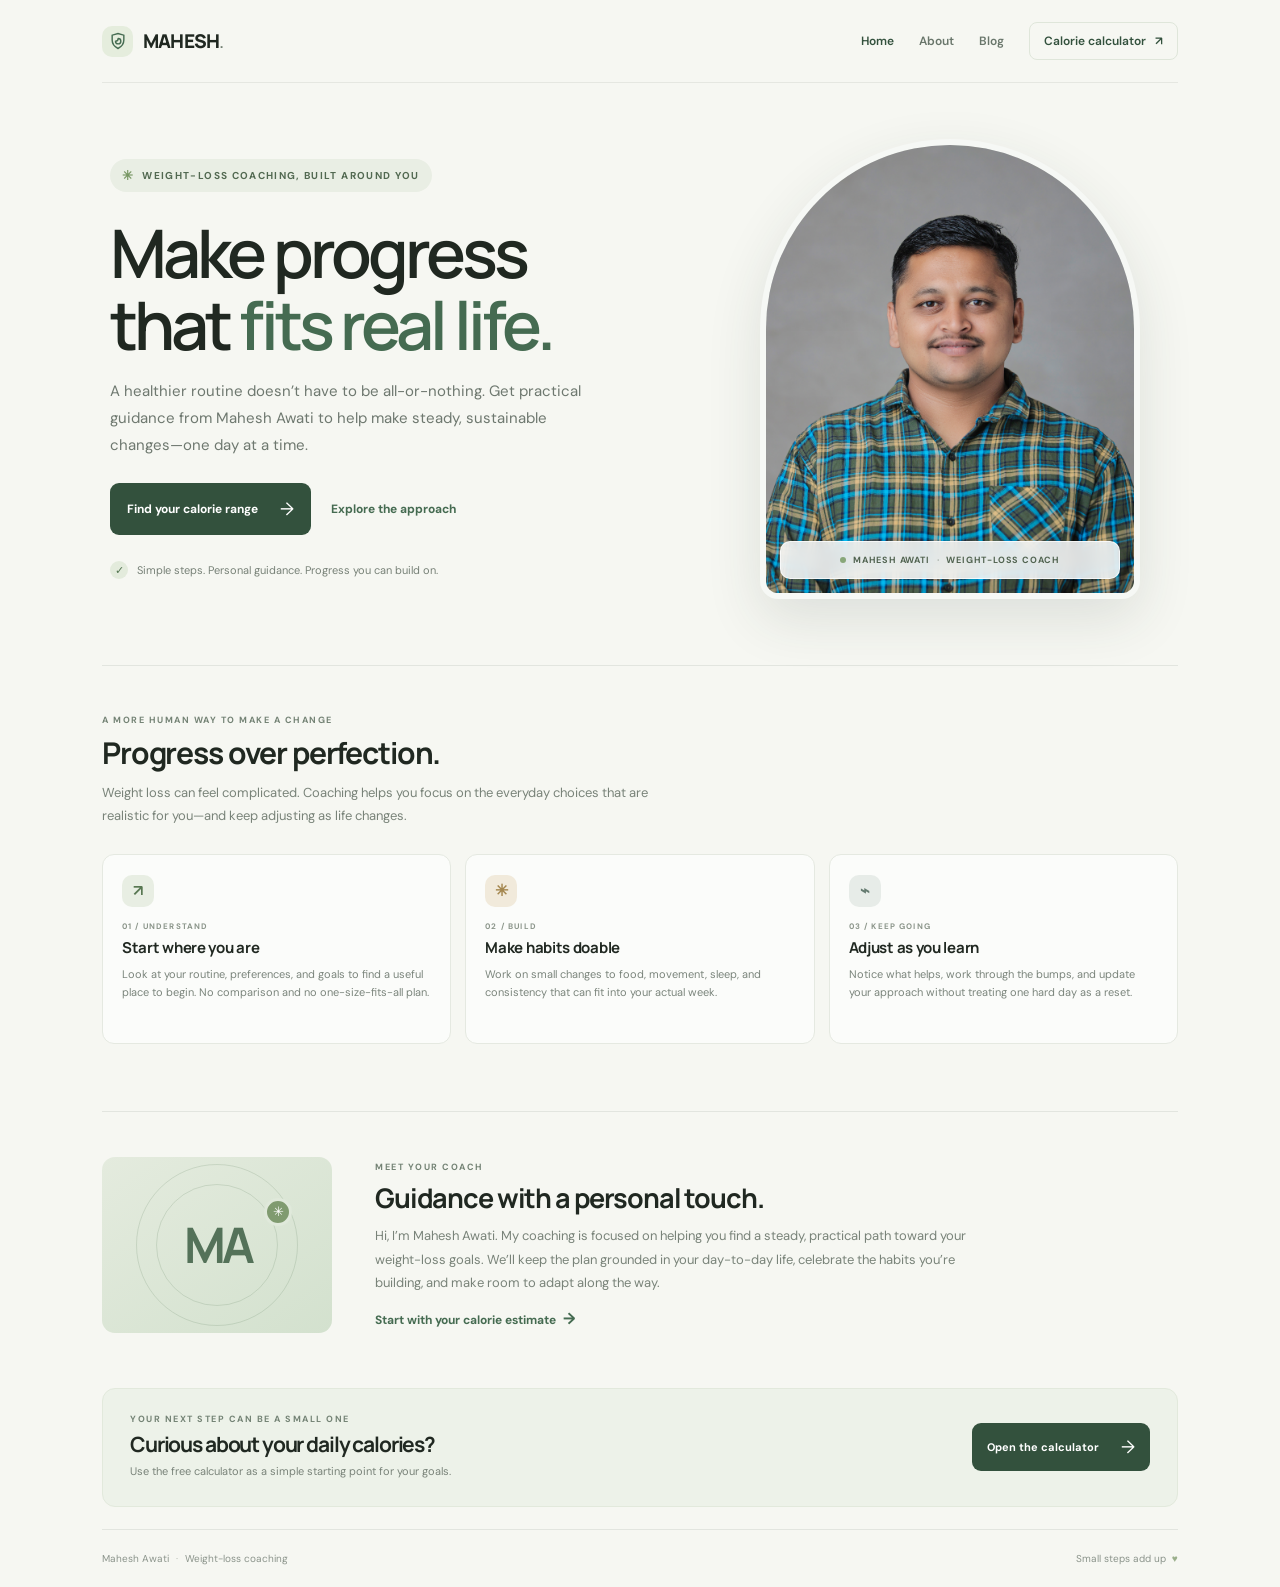
<file: index.html>
<!doctype html>
<html lang="en">
<head>
  <meta charset="utf-8">
  <meta name="viewport" content="width=device-width, initial-scale=1">
  <meta name="theme-color" content="#f6f7f2">
  <meta name="description" content="Weight-loss coaching with Mahesh Awati. Build realistic habits, get clear guidance, and make progress that fits your life.">
  <title>Mahesh Awati | Weight-loss coaching</title>
  <link rel="preconnect" href="https://fonts.googleapis.com">
  <link rel="preconnect" href="https://fonts.gstatic.com" crossorigin>
  <link href="https://fonts.googleapis.com/css2?family=DM+Sans:wght@400;500;600;700&family=Manrope:wght@400;500;600;700;800&display=swap" rel="stylesheet">
  <link rel="stylesheet" href="styles.css">
</head>
<body>
  <main class="page-shell home-shell">
    <header class="topbar">
      <a class="brand" href="index.html" aria-label="Mahesh Awati coaching home">
        <span class="brand-mark" aria-hidden="true"><svg viewBox="0 0 24 24" fill="none"><path d="M12 21c4.5-2.2 7-5.7 7-10.1V5l-7-2-7 2v5.9C5 15.3 7.5 18.8 12 21Z" stroke="currentColor" stroke-width="1.7"/><path d="M9 12.2c1.8 0 3.2-1.4 3.2-3.2 1.8 0 3.2 1.4 3.2 3.2s-1.4 3.2-3.2 3.2S9 14 9 12.2Z" stroke="currentColor" stroke-width="1.7" stroke-linecap="round" stroke-linejoin="round"/></svg></span>
        <span>MAHESH<span class="brand-light">.</span></span>
      </a>
      <nav class="site-nav" aria-label="Main navigation">
        <a href="index.html" aria-current="page">Home</a>
        <a href="about.html">About</a>
        <a href="blog.html">Blog</a>
        <a class="nav-cta" href="calculator.html">Calorie calculator <span aria-hidden="true">↗</span></a>
      </nav>
    </header>

    <section class="home-hero" id="top">
      <div class="home-copy">
        <span class="eyebrow"><span class="sparkle" aria-hidden="true">✳</span> WEIGHT-LOSS COACHING, BUILT AROUND YOU</span>
        <h1>Make progress<br>that <span>fits real life.</span></h1>
        <p class="home-lede">A healthier routine doesn’t have to be all-or-nothing. Get practical guidance from Mahesh Awati to help make steady, sustainable changes—one day at a time.</p>
        <div class="hero-actions"><a class="primary-link" href="calculator.html">Find your calorie range <span aria-hidden="true">→</span></a><a class="secondary-link" href="#approach">Explore the approach</a></div>
        <div class="home-proof"><span class="proof-mark" aria-hidden="true">✓</span><span>Simple steps. Personal guidance. Progress you can build on.</span></div>
      </div>

      <figure class="coach-photo">
        <img src="Mahesh%20Photo.jpeg" alt="Mahesh Awati">
        <figcaption><span class="caption-dot"></span> MAHESH AWATI <span class="photo-caption-divider">·</span> WEIGHT-LOSS COACH</figcaption>
      </figure>
    </section>

    <section class="approach-section" id="approach">
      <div class="section-intro"><span class="step-label">A MORE HUMAN WAY TO MAKE A CHANGE</span><h2>Progress over perfection.</h2><p>Weight loss can feel complicated. Coaching helps you focus on the everyday choices that are realistic for you—and keep adjusting as life changes.</p></div>
      <div class="approach-grid">
        <article class="approach-card"><span class="approach-icon icon-one" aria-hidden="true">↗</span><span class="card-kicker">01 / UNDERSTAND</span><h3>Start where you are</h3><p>Look at your routine, preferences, and goals to find a useful place to begin. No comparison and no one-size-fits-all plan.</p></article>
        <article class="approach-card"><span class="approach-icon icon-two" aria-hidden="true">✳</span><span class="card-kicker">02 / BUILD</span><h3>Make habits doable</h3><p>Work on small changes to food, movement, sleep, and consistency that can fit into your actual week.</p></article>
        <article class="approach-card"><span class="approach-icon icon-three" aria-hidden="true">⌁</span><span class="card-kicker">03 / KEEP GOING</span><h3>Adjust as you learn</h3><p>Notice what helps, work through the bumps, and update your approach without treating one hard day as a reset.</p></article>
      </div>
    </section>

    <section class="coach-section" id="coach">
      <div class="coach-monogram" aria-hidden="true"><span>MA</span><i>✳</i></div>
      <div class="coach-copy"><span class="step-label">MEET YOUR COACH</span><h2>Guidance with a personal touch.</h2><p>Hi, I’m Mahesh Awati. My coaching is focused on helping you find a steady, practical path toward your weight-loss goals. We’ll keep the plan grounded in your day-to-day life, celebrate the habits you’re building, and make room to adapt along the way.</p><a class="text-link" href="calculator.html">Start with your calorie estimate <span aria-hidden="true">→</span></a></div>
    </section>

    <section class="closing-cta">
      <div><span class="step-label">YOUR NEXT STEP CAN BE A SMALL ONE</span><h2>Curious about your daily calories?</h2><p>Use the free calculator as a simple starting point for your goals.</p></div>
      <a class="closing-button" href="calculator.html">Open the calculator <span aria-hidden="true">→</span></a>
    </section>

    <footer class="page-footer"><span>Mahesh Awati <span class="footer-dot">·</span> Weight-loss coaching</span><span>Small steps add up <span class="heart" aria-hidden="true">♥</span></span></footer>
  </main>
</body>
</html>
</file>
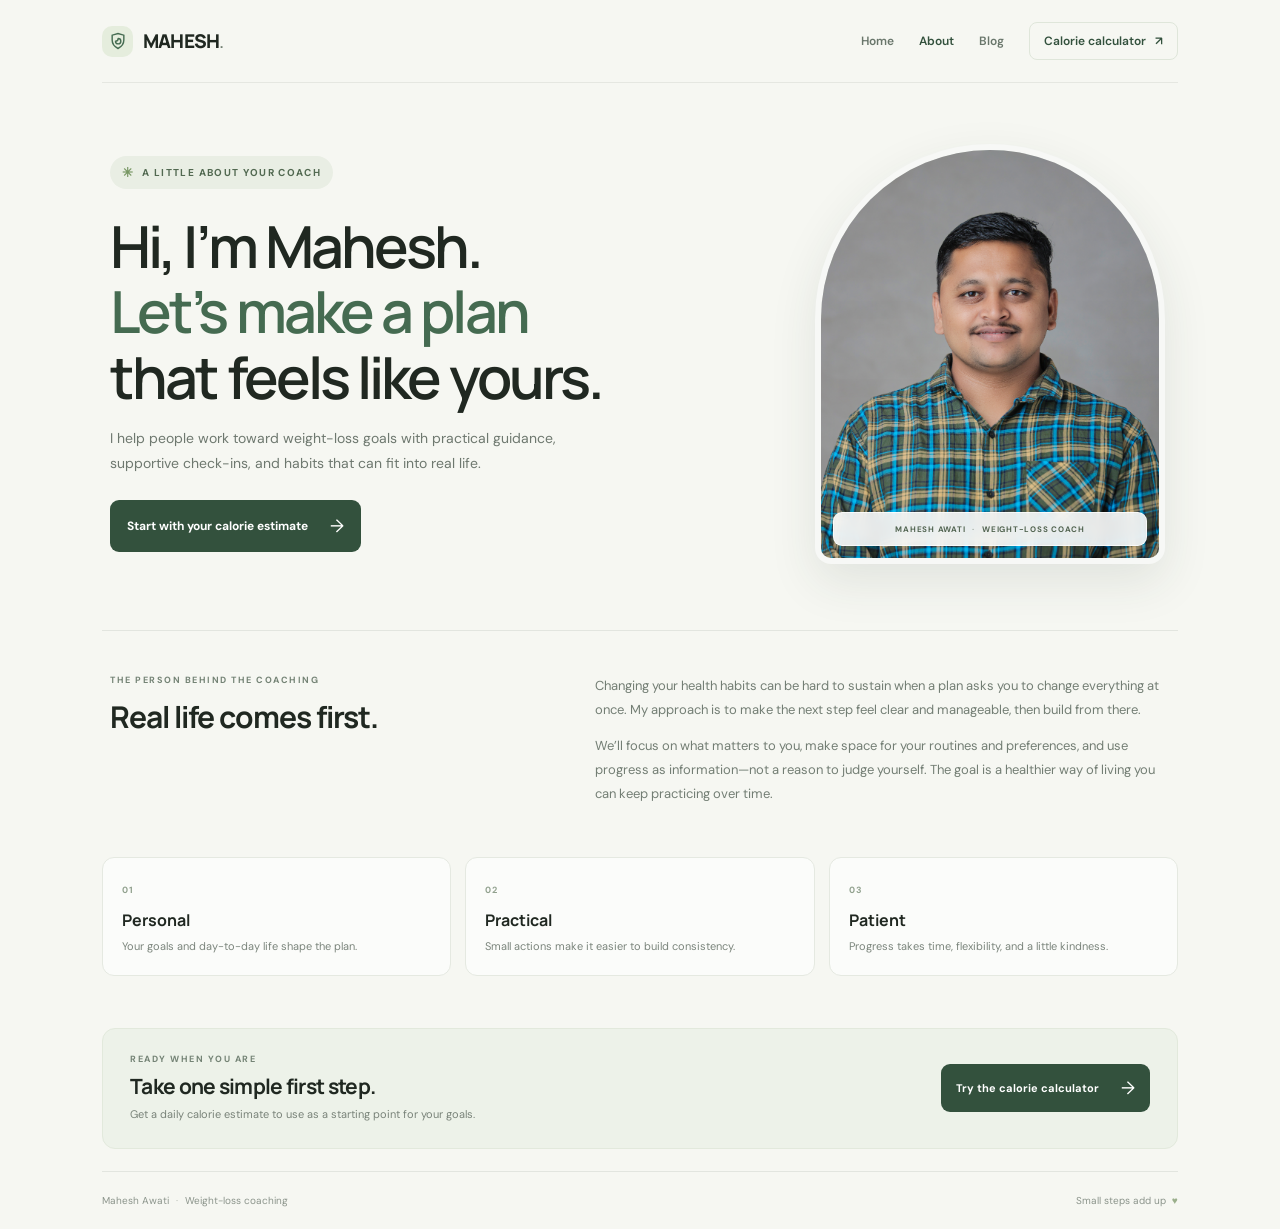
<file: about.html>
<!doctype html>
<html lang="en">
<head>
  <meta charset="utf-8">
  <meta name="viewport" content="width=device-width, initial-scale=1">
  <meta name="theme-color" content="#f6f7f2">
  <meta name="description" content="Meet Mahesh Awati and learn about his practical, personal approach to weight-loss coaching.">
  <title>About Mahesh Awati | Weight-loss coaching</title>
  <link rel="preconnect" href="https://fonts.googleapis.com">
  <link rel="preconnect" href="https://fonts.gstatic.com" crossorigin>
  <link href="https://fonts.googleapis.com/css2?family=DM+Sans:wght@400;500;600;700&family=Manrope:wght@400;500;600;700;800&display=swap" rel="stylesheet">
  <link rel="stylesheet" href="styles.css">
</head>
<body>
  <main class="page-shell about-shell">
    <header class="topbar">
      <a class="brand" href="index.html" aria-label="Mahesh Awati coaching home">
        <span class="brand-mark" aria-hidden="true"><svg viewBox="0 0 24 24" fill="none"><path d="M12 21c4.5-2.2 7-5.7 7-10.1V5l-7-2-7 2v5.9C5 15.3 7.5 18.8 12 21Z" stroke="currentColor" stroke-width="1.7"/><path d="M9 12.2c1.8 0 3.2-1.4 3.2-3.2 1.8 0 3.2 1.4 3.2 3.2s-1.4 3.2-3.2 3.2S9 14 9 12.2Z" stroke="currentColor" stroke-width="1.7" stroke-linecap="round" stroke-linejoin="round"/></svg></span>
        <span>MAHESH<span class="brand-light">.</span></span>
      </a>
      <nav class="site-nav" aria-label="Main navigation">
        <a href="index.html">Home</a>
        <a href="about.html" aria-current="page">About</a>
        <a href="blog.html">Blog</a>
        <a class="nav-cta" href="calculator.html">Calorie calculator <span aria-hidden="true">↗</span></a>
      </nav>
    </header>

    <section class="about-hero">
      <div class="about-hero-copy">
        <span class="eyebrow"><span class="sparkle" aria-hidden="true">✳</span> A LITTLE ABOUT YOUR COACH</span>
        <h1>Hi, I’m Mahesh.<br><span>Let’s make a plan</span><br>that feels like yours.</h1>
        <p>I help people work toward weight-loss goals with practical guidance, supportive check-ins, and habits that can fit into real life.</p>
        <a class="primary-link" href="calculator.html">Start with your calorie estimate <span aria-hidden="true">→</span></a>
      </div>
      <figure class="about-portrait">
        <img src="Mahesh%20Photo.jpeg" alt="Mahesh Awati">
        <figcaption>MAHESH AWATI <span>·</span> WEIGHT-LOSS COACH</figcaption>
      </figure>
    </section>

    <section class="about-story">
      <div class="story-heading"><span class="step-label">THE PERSON BEHIND THE COACHING</span><h2>Real life comes first.</h2></div>
      <div class="story-copy">
        <p>Changing your health habits can be hard to sustain when a plan asks you to change everything at once. My approach is to make the next step feel clear and manageable, then build from there.</p>
        <p>We’ll focus on what matters to you, make space for your routines and preferences, and use progress as information—not a reason to judge yourself. The goal is a healthier way of living you can keep practicing over time.</p>
      </div>
    </section>

    <section class="about-values">
      <article><span class="value-number">01</span><h3>Personal</h3><p>Your goals and day-to-day life shape the plan.</p></article>
      <article><span class="value-number">02</span><h3>Practical</h3><p>Small actions make it easier to build consistency.</p></article>
      <article><span class="value-number">03</span><h3>Patient</h3><p>Progress takes time, flexibility, and a little kindness.</p></article>
    </section>

    <section class="about-cta">
      <div><span class="step-label">READY WHEN YOU ARE</span><h2>Take one simple first step.</h2><p>Get a daily calorie estimate to use as a starting point for your goals.</p></div>
      <a class="closing-button" href="calculator.html">Try the calorie calculator <span aria-hidden="true">→</span></a>
    </section>

    <footer class="page-footer"><span>Mahesh Awati <span class="footer-dot">·</span> Weight-loss coaching</span><span>Small steps add up <span class="heart" aria-hidden="true">♥</span></span></footer>
  </main>
</body>
</html>
</file>
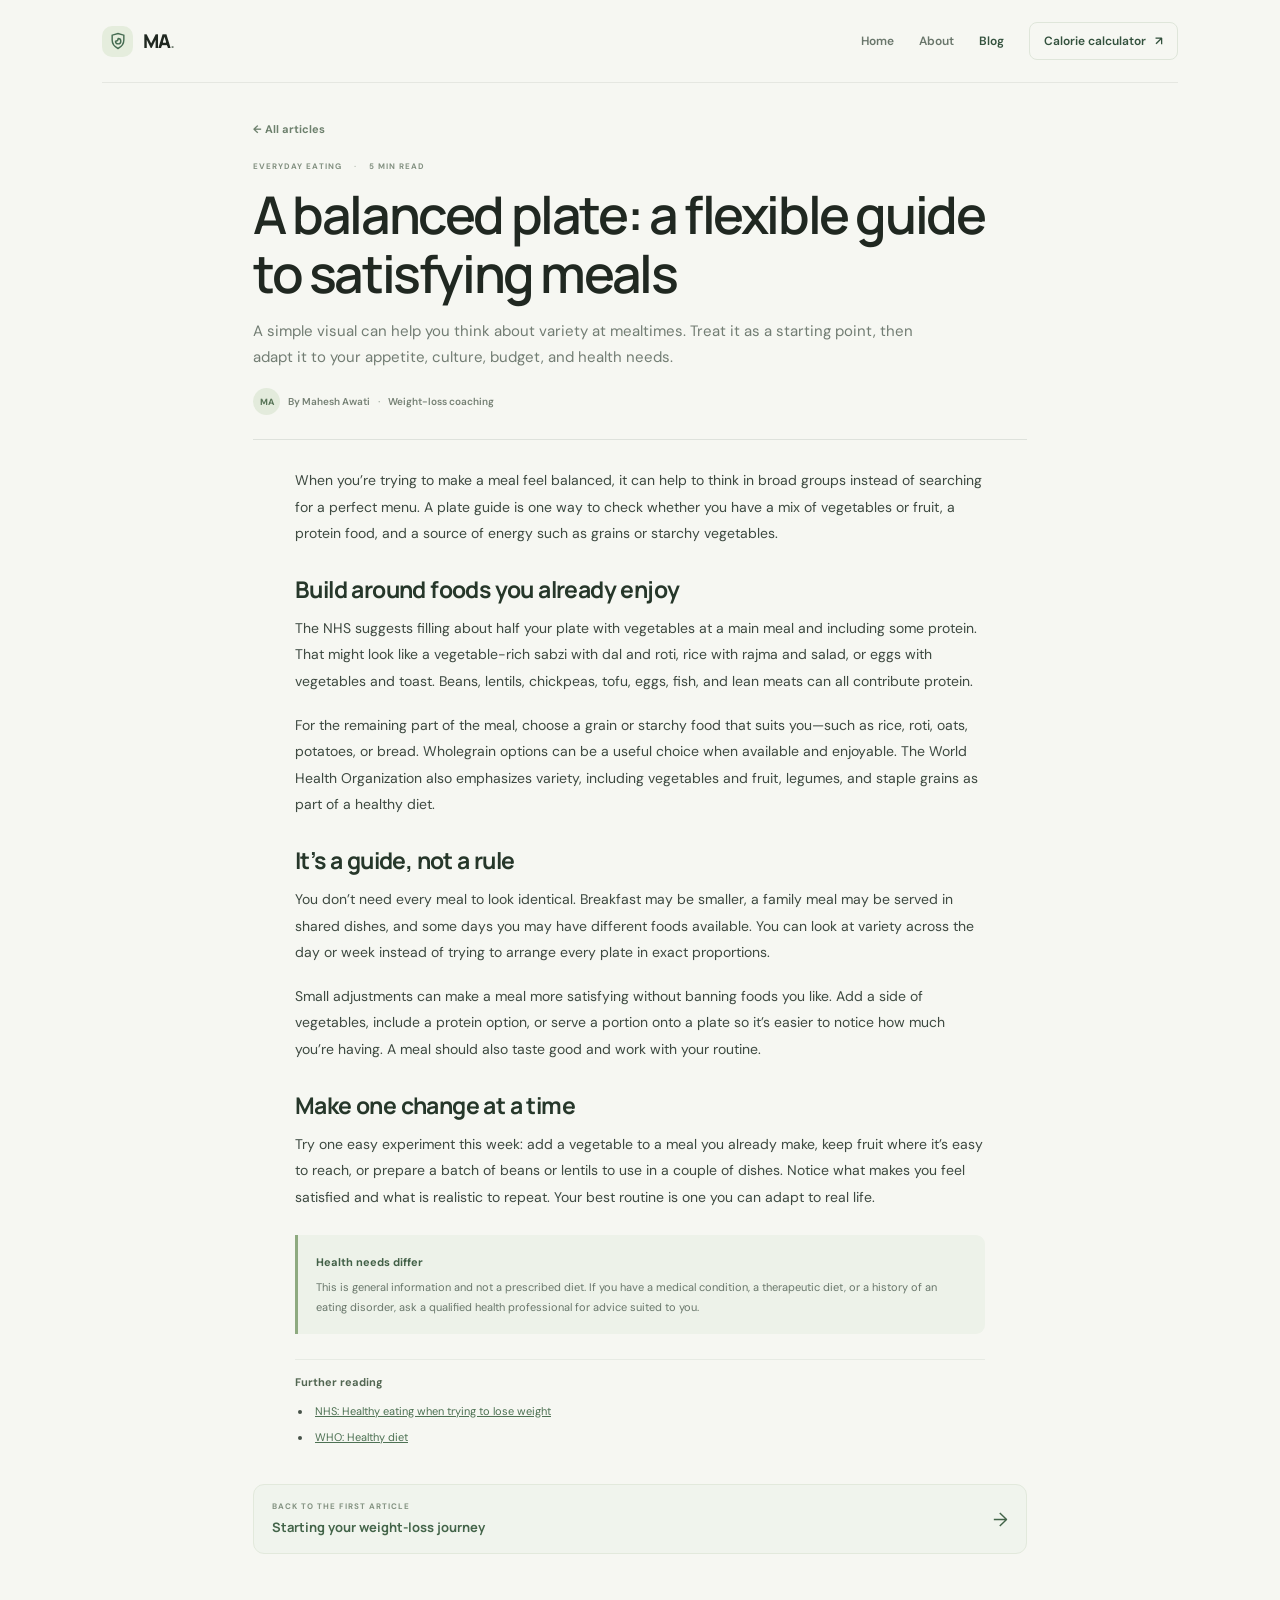
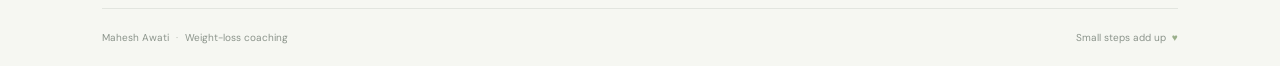
<file: blog-balanced-plate.html>
<!doctype html>
<html lang="en">
<head>
  <meta charset="utf-8"><meta name="viewport" content="width=device-width, initial-scale=1"><meta name="theme-color" content="#f6f7f2">
  <meta name="description" content="Use a flexible plate guide to build filling, balanced meals with foods you enjoy.">
  <title>A Flexible Balanced Plate | Mahesh Awati</title>
  <link rel="preconnect" href="https://fonts.googleapis.com"><link rel="preconnect" href="https://fonts.gstatic.com" crossorigin>
  <link href="https://fonts.googleapis.com/css2?family=DM+Sans:wght@400;500;600;700&family=Manrope:wght@400;500;600;700;800&display=swap" rel="stylesheet"><link rel="stylesheet" href="styles.css">
</head>
<body><main class="page-shell blog-shell">
  <header class="topbar"><a class="brand" href="index.html" aria-label="Mahesh Awati coaching home"><span class="brand-mark" aria-hidden="true"><svg viewBox="0 0 24 24" fill="none"><path d="M12 21c4.5-2.2 7-5.7 7-10.1V5l-7-2-7 2v5.9C5 15.3 7.5 18.8 12 21Z" stroke="currentColor" stroke-width="1.7"/><path d="M9 12.2c1.8 0 3.2-1.4 3.2-3.2 1.8 0 3.2 1.4 3.2 3.2s-1.4 3.2-3.2 3.2S9 14 9 12.2Z" stroke="currentColor" stroke-width="1.7" stroke-linecap="round" stroke-linejoin="round"/></svg></span><span>MA<span class="brand-light">.</span></span></a><nav class="site-nav" aria-label="Main navigation"><a href="index.html">Home</a><a href="about.html">About</a><a href="blog.html" aria-current="page">Blog</a><a class="nav-cta" href="calculator.html">Calorie calculator <span aria-hidden="true">↗</span></a></nav></header>
  <article class="article-shell">
    <a class="breadcrumb" href="blog.html">← All articles</a>
    <header class="article-header"><div class="post-meta"><span>EVERYDAY EATING</span><span>5 MIN READ</span></div><h1>A balanced plate: a flexible guide to satisfying meals</h1><p class="article-deck">A simple visual can help you think about variety at mealtimes. Treat it as a starting point, then adapt it to your appetite, culture, budget, and health needs.</p><div class="article-byline"><span class="byline-mark">MA</span><span>By Mahesh Awati</span><span class="byline-separator">·</span><span>Weight-loss coaching</span></div></header>
    <div class="article-body">
      <p>When you’re trying to make a meal feel balanced, it can help to think in broad groups instead of searching for a perfect menu. A plate guide is one way to check whether you have a mix of vegetables or fruit, a protein food, and a source of energy such as grains or starchy vegetables.</p>
      <h2>Build around foods you already enjoy</h2>
      <p>The NHS suggests filling about half your plate with vegetables at a main meal and including some protein. That might look like a vegetable-rich sabzi with dal and roti, rice with rajma and salad, or eggs with vegetables and toast. Beans, lentils, chickpeas, tofu, eggs, fish, and lean meats can all contribute protein.</p>
      <p>For the remaining part of the meal, choose a grain or starchy food that suits you—such as rice, roti, oats, potatoes, or bread. Wholegrain options can be a useful choice when available and enjoyable. The World Health Organization also emphasizes variety, including vegetables and fruit, legumes, and staple grains as part of a healthy diet.</p>
      <h2>It’s a guide, not a rule</h2>
      <p>You don’t need every meal to look identical. Breakfast may be smaller, a family meal may be served in shared dishes, and some days you may have different foods available. You can look at variety across the day or week instead of trying to arrange every plate in exact proportions.</p>
      <p>Small adjustments can make a meal more satisfying without banning foods you like. Add a side of vegetables, include a protein option, or serve a portion onto a plate so it’s easier to notice how much you’re having. A meal should also taste good and work with your routine.</p>
      <h2>Make one change at a time</h2>
      <p>Try one easy experiment this week: add a vegetable to a meal you already make, keep fruit where it’s easy to reach, or prepare a batch of beans or lentils to use in a couple of dishes. Notice what makes you feel satisfied and what is realistic to repeat. Your best routine is one you can adapt to real life.</p>
      <aside class="article-note"><strong>Health needs differ</strong><p>This is general information and not a prescribed diet. If you have a medical condition, a therapeutic diet, or a history of an eating disorder, ask a qualified health professional for advice suited to you.</p></aside>
      <div class="article-sources"><h3>Further reading</h3><ul><li><a href="https://www.nhs.uk/better-health/lose-weight/healthy-eating-when-trying-to-lose-weight/">NHS: Healthy eating when trying to lose weight</a></li><li><a href="https://www.who.int/initiatives/behealthy/healthy-diet">WHO: Healthy diet</a></li></ul></div>
    </div>
    <a class="next-article" href="blog-start-where-you-are.html"><span><small>BACK TO THE FIRST ARTICLE</small><strong>Starting your weight-loss journey</strong></span><span aria-hidden="true">→</span></a>
  </article>
  <footer class="page-footer"><span>Mahesh Awati <span class="footer-dot">·</span> Weight-loss coaching</span><span>Small steps add up <span class="heart" aria-hidden="true">♥</span></span></footer>
</main></body></html>
</file>
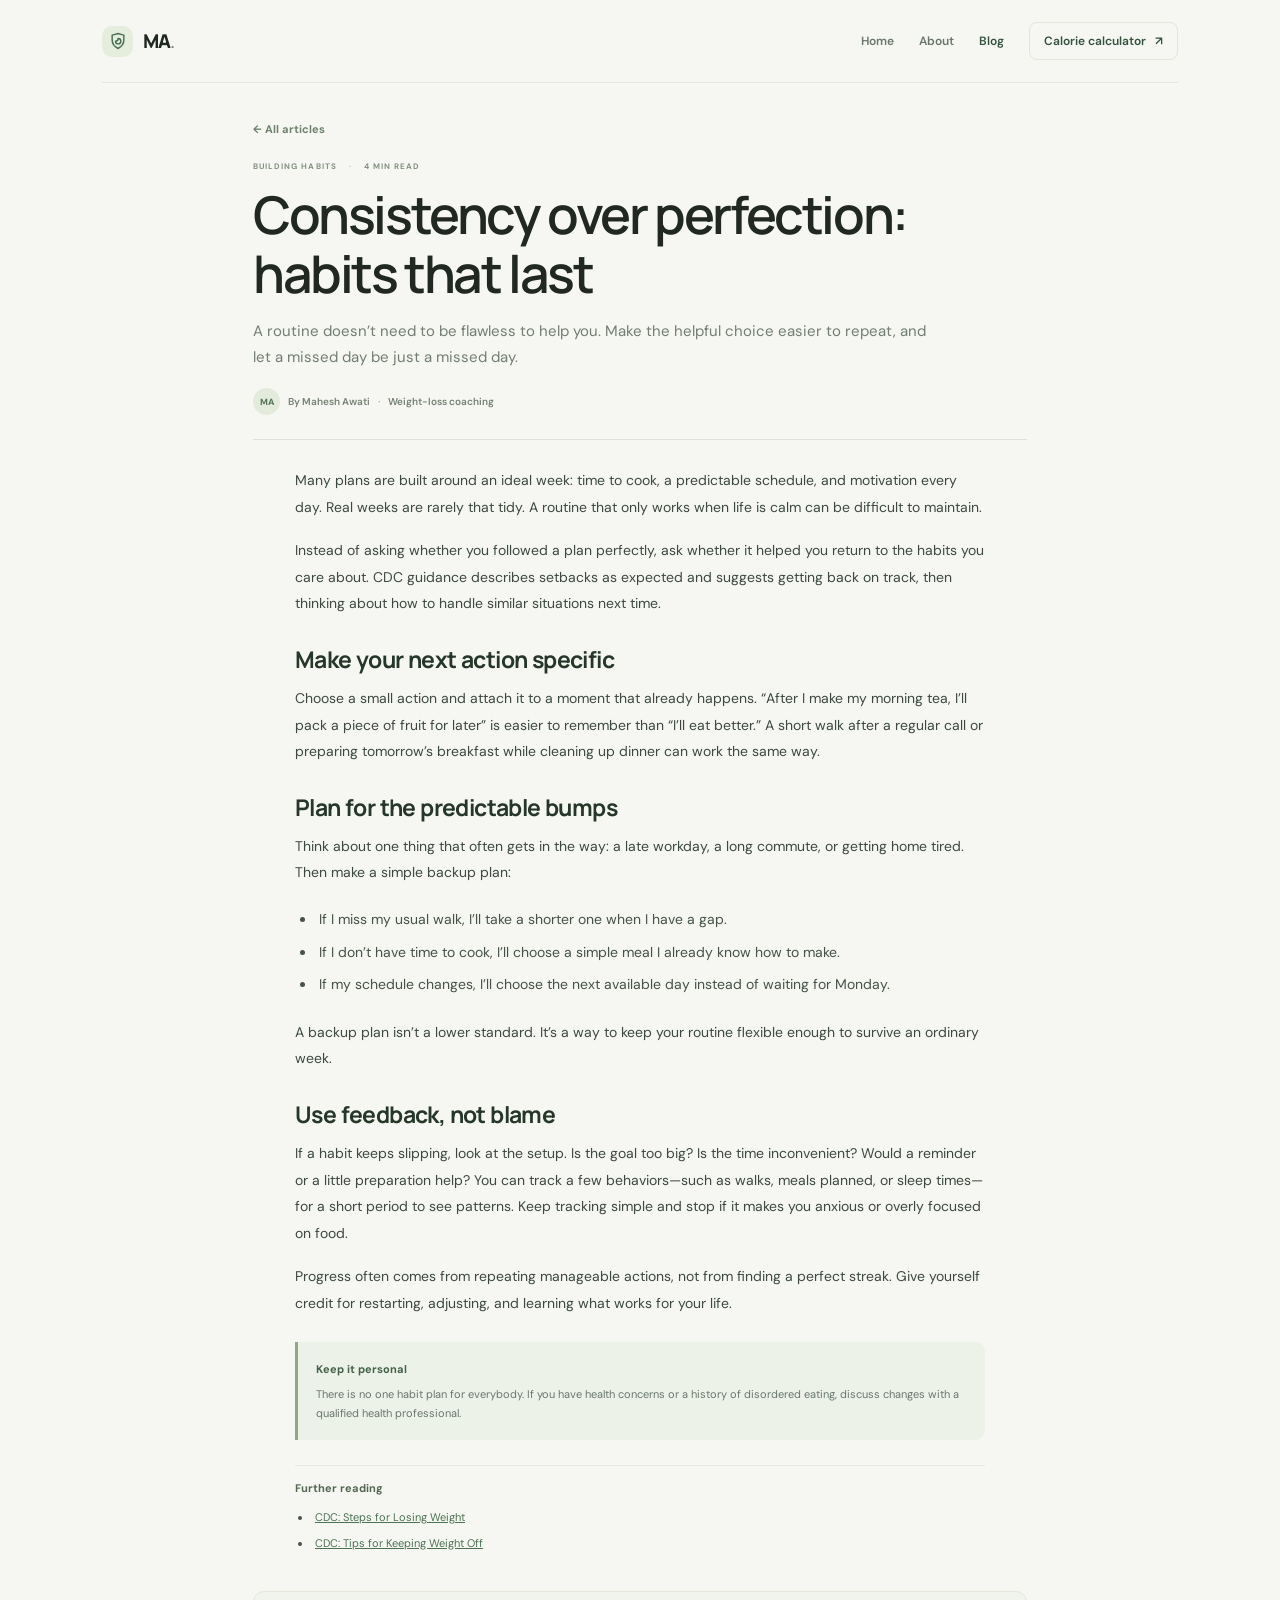
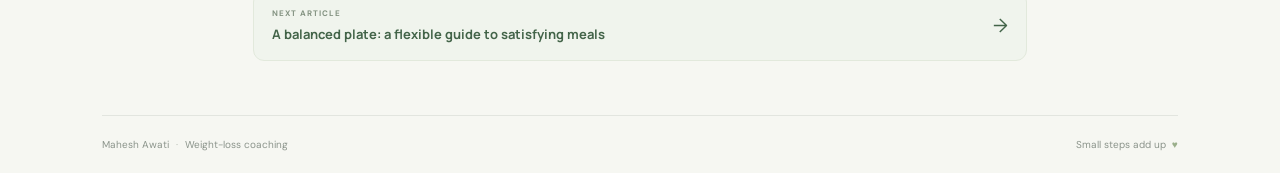
<file: blog-consistency-over-perfection.html>
<!doctype html>
<html lang="en">
<head>
  <meta charset="utf-8"><meta name="viewport" content="width=device-width, initial-scale=1"><meta name="theme-color" content="#f6f7f2">
  <meta name="description" content="Build realistic weight-loss habits that can keep going through busy weeks and everyday setbacks.">
  <title>Consistency Over Perfection | Mahesh Awati</title>
  <link rel="preconnect" href="https://fonts.googleapis.com"><link rel="preconnect" href="https://fonts.gstatic.com" crossorigin>
  <link href="https://fonts.googleapis.com/css2?family=DM+Sans:wght@400;500;600;700&family=Manrope:wght@400;500;600;700;800&display=swap" rel="stylesheet"><link rel="stylesheet" href="styles.css">
</head>
<body><main class="page-shell blog-shell">
  <header class="topbar"><a class="brand" href="index.html" aria-label="Mahesh Awati coaching home"><span class="brand-mark" aria-hidden="true"><svg viewBox="0 0 24 24" fill="none"><path d="M12 21c4.5-2.2 7-5.7 7-10.1V5l-7-2-7 2v5.9C5 15.3 7.5 18.8 12 21Z" stroke="currentColor" stroke-width="1.7"/><path d="M9 12.2c1.8 0 3.2-1.4 3.2-3.2 1.8 0 3.2 1.4 3.2 3.2s-1.4 3.2-3.2 3.2S9 14 9 12.2Z" stroke="currentColor" stroke-width="1.7" stroke-linecap="round" stroke-linejoin="round"/></svg></span><span>MA<span class="brand-light">.</span></span></a><nav class="site-nav" aria-label="Main navigation"><a href="index.html">Home</a><a href="about.html">About</a><a href="blog.html" aria-current="page">Blog</a><a class="nav-cta" href="calculator.html">Calorie calculator <span aria-hidden="true">↗</span></a></nav></header>
  <article class="article-shell">
    <a class="breadcrumb" href="blog.html">← All articles</a>
    <header class="article-header"><div class="post-meta"><span>BUILDING HABITS</span><span>4 MIN READ</span></div><h1>Consistency over perfection: habits that last</h1><p class="article-deck">A routine doesn’t need to be flawless to help you. Make the helpful choice easier to repeat, and let a missed day be just a missed day.</p><div class="article-byline"><span class="byline-mark">MA</span><span>By Mahesh Awati</span><span class="byline-separator">·</span><span>Weight-loss coaching</span></div></header>
    <div class="article-body">
      <p>Many plans are built around an ideal week: time to cook, a predictable schedule, and motivation every day. Real weeks are rarely that tidy. A routine that only works when life is calm can be difficult to maintain.</p>
      <p>Instead of asking whether you followed a plan perfectly, ask whether it helped you return to the habits you care about. CDC guidance describes setbacks as expected and suggests getting back on track, then thinking about how to handle similar situations next time.</p>
      <h2>Make your next action specific</h2>
      <p>Choose a small action and attach it to a moment that already happens. “After I make my morning tea, I’ll pack a piece of fruit for later” is easier to remember than “I’ll eat better.” A short walk after a regular call or preparing tomorrow’s breakfast while cleaning up dinner can work the same way.</p>
      <h2>Plan for the predictable bumps</h2>
      <p>Think about one thing that often gets in the way: a late workday, a long commute, or getting home tired. Then make a simple backup plan:</p>
      <ul><li>If I miss my usual walk, I’ll take a shorter one when I have a gap.</li><li>If I don’t have time to cook, I’ll choose a simple meal I already know how to make.</li><li>If my schedule changes, I’ll choose the next available day instead of waiting for Monday.</li></ul>
      <p>A backup plan isn’t a lower standard. It’s a way to keep your routine flexible enough to survive an ordinary week.</p>
      <h2>Use feedback, not blame</h2>
      <p>If a habit keeps slipping, look at the setup. Is the goal too big? Is the time inconvenient? Would a reminder or a little preparation help? You can track a few behaviors—such as walks, meals planned, or sleep times—for a short period to see patterns. Keep tracking simple and stop if it makes you anxious or overly focused on food.</p>
      <p>Progress often comes from repeating manageable actions, not from finding a perfect streak. Give yourself credit for restarting, adjusting, and learning what works for your life.</p>
      <aside class="article-note"><strong>Keep it personal</strong><p>There is no one habit plan for everybody. If you have health concerns or a history of disordered eating, discuss changes with a qualified health professional.</p></aside>
      <div class="article-sources"><h3>Further reading</h3><ul><li><a href="https://www.cdc.gov/healthy-weight-growth/losing-weight/">CDC: Steps for Losing Weight</a></li><li><a href="https://www.cdc.gov/healthy-weight-growth/losing-weight/keeping-it-off.html">CDC: Tips for Keeping Weight Off</a></li></ul></div>
    </div>
    <a class="next-article" href="blog-balanced-plate.html"><span><small>NEXT ARTICLE</small><strong>A balanced plate: a flexible guide to satisfying meals</strong></span><span aria-hidden="true">→</span></a>
  </article>
  <footer class="page-footer"><span>Mahesh Awati <span class="footer-dot">·</span> Weight-loss coaching</span><span>Small steps add up <span class="heart" aria-hidden="true">♥</span></span></footer>
</main></body></html>
</file>
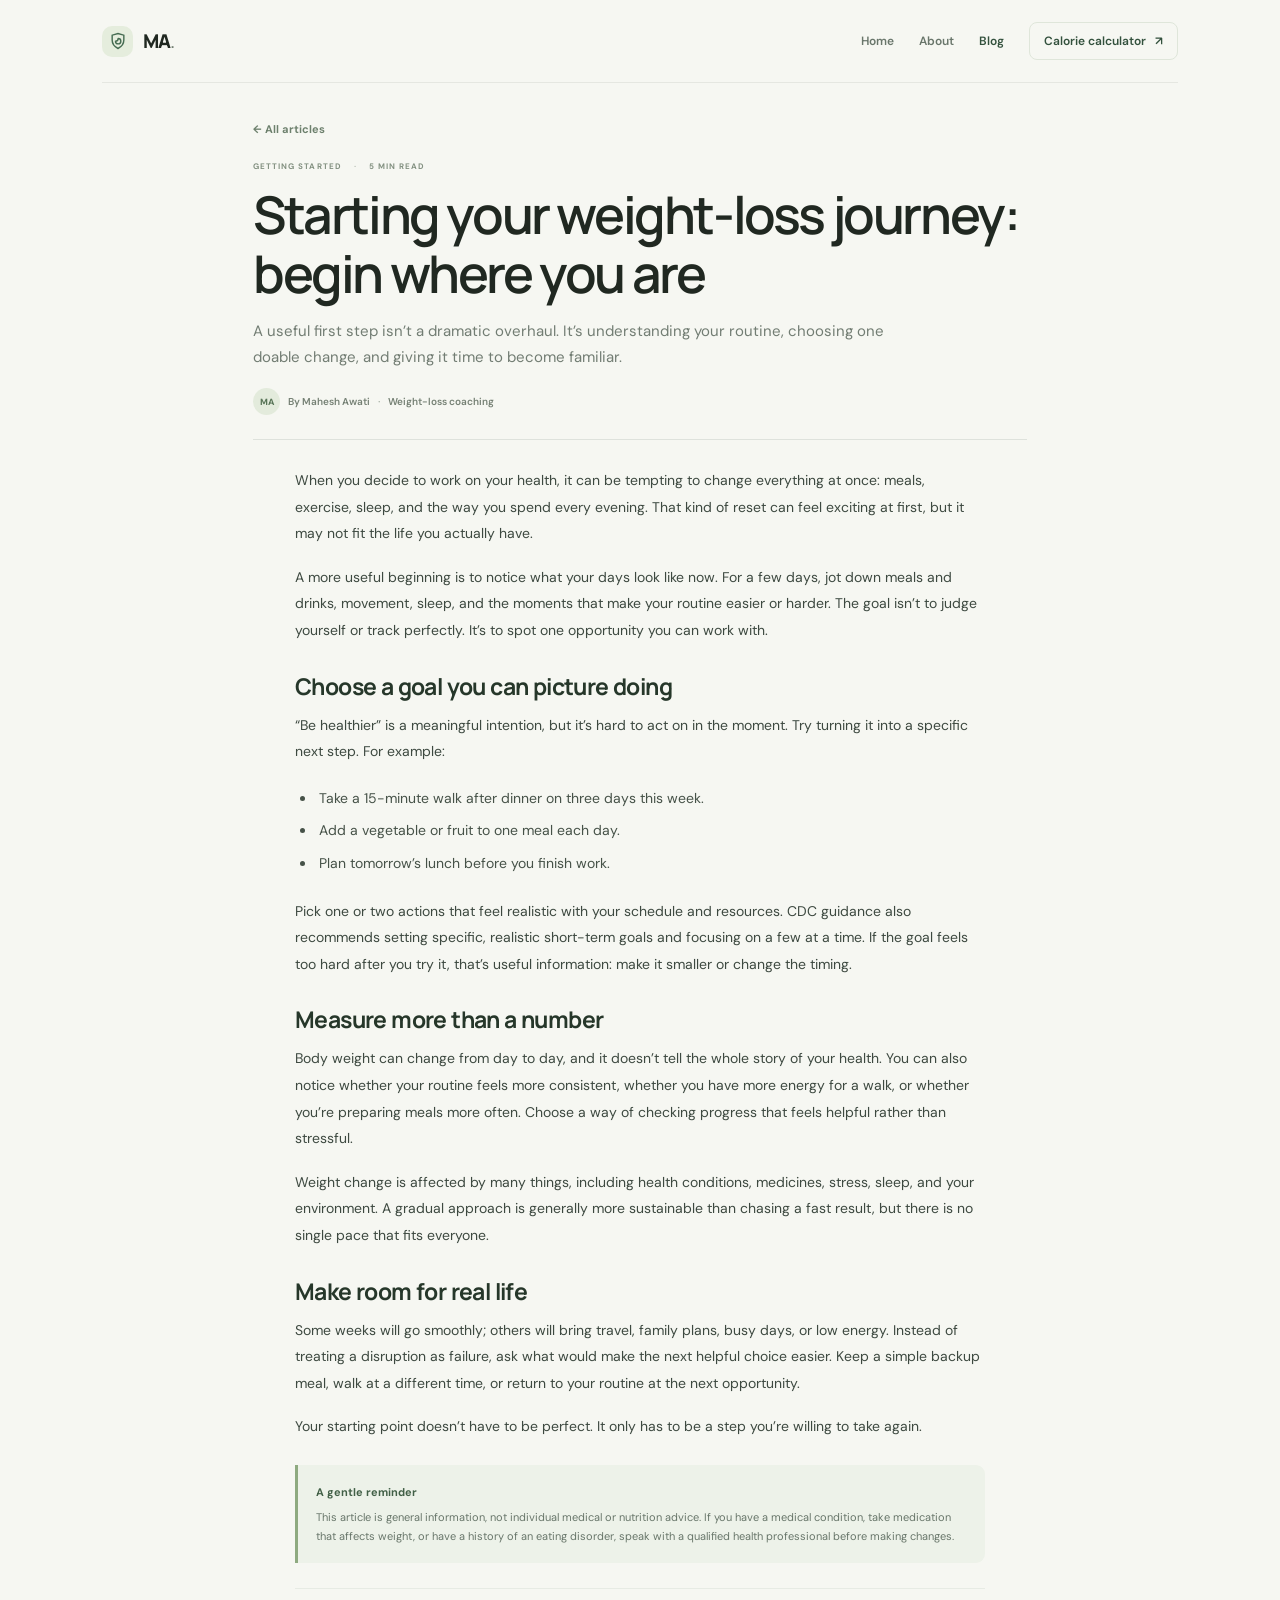
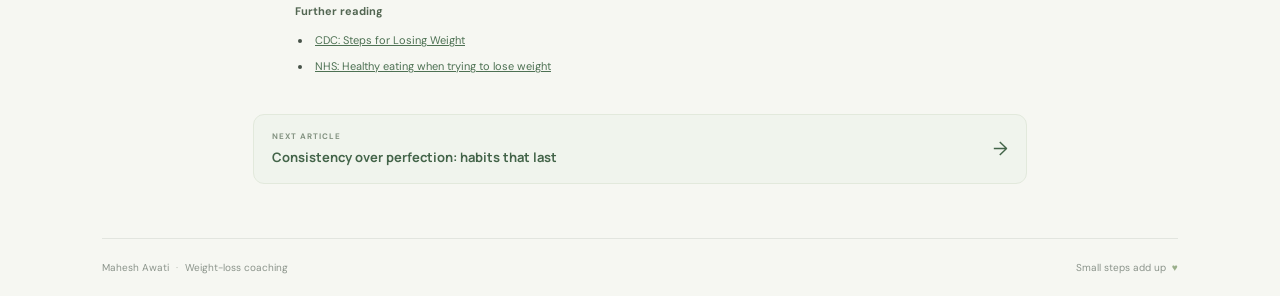
<file: blog-start-where-you-are.html>
<!doctype html>
<html lang="en">
<head>
  <meta charset="utf-8"><meta name="viewport" content="width=device-width, initial-scale=1"><meta name="theme-color" content="#f6f7f2">
  <meta name="description" content="A gentle, practical way to start working toward weight-loss goals with realistic habits and small steps.">
  <title>Start Where You Are | Mahesh Awati</title>
  <link rel="preconnect" href="https://fonts.googleapis.com"><link rel="preconnect" href="https://fonts.gstatic.com" crossorigin>
  <link href="https://fonts.googleapis.com/css2?family=DM+Sans:wght@400;500;600;700&family=Manrope:wght@400;500;600;700;800&display=swap" rel="stylesheet"><link rel="stylesheet" href="styles.css">
</head>
<body><main class="page-shell blog-shell">
  <header class="topbar"><a class="brand" href="index.html" aria-label="Mahesh Awati coaching home"><span class="brand-mark" aria-hidden="true"><svg viewBox="0 0 24 24" fill="none"><path d="M12 21c4.5-2.2 7-5.7 7-10.1V5l-7-2-7 2v5.9C5 15.3 7.5 18.8 12 21Z" stroke="currentColor" stroke-width="1.7"/><path d="M9 12.2c1.8 0 3.2-1.4 3.2-3.2 1.8 0 3.2 1.4 3.2 3.2s-1.4 3.2-3.2 3.2S9 14 9 12.2Z" stroke="currentColor" stroke-width="1.7" stroke-linecap="round" stroke-linejoin="round"/></svg></span><span>MA<span class="brand-light">.</span></span></a><nav class="site-nav" aria-label="Main navigation"><a href="index.html">Home</a><a href="about.html">About</a><a href="blog.html" aria-current="page">Blog</a><a class="nav-cta" href="calculator.html">Calorie calculator <span aria-hidden="true">↗</span></a></nav></header>
  <article class="article-shell">
    <a class="breadcrumb" href="blog.html">← All articles</a>
    <header class="article-header"><div class="post-meta"><span>GETTING STARTED</span><span>5 MIN READ</span></div><h1>Starting your weight-loss journey: begin where you are</h1><p class="article-deck">A useful first step isn’t a dramatic overhaul. It’s understanding your routine, choosing one doable change, and giving it time to become familiar.</p><div class="article-byline"><span class="byline-mark">MA</span><span>By Mahesh Awati</span><span class="byline-separator">·</span><span>Weight-loss coaching</span></div></header>
    <div class="article-body">
      <p>When you decide to work on your health, it can be tempting to change everything at once: meals, exercise, sleep, and the way you spend every evening. That kind of reset can feel exciting at first, but it may not fit the life you actually have.</p>
      <p>A more useful beginning is to notice what your days look like now. For a few days, jot down meals and drinks, movement, sleep, and the moments that make your routine easier or harder. The goal isn’t to judge yourself or track perfectly. It’s to spot one opportunity you can work with.</p>
      <h2>Choose a goal you can picture doing</h2>
      <p>“Be healthier” is a meaningful intention, but it’s hard to act on in the moment. Try turning it into a specific next step. For example:</p>
      <ul><li>Take a 15-minute walk after dinner on three days this week.</li><li>Add a vegetable or fruit to one meal each day.</li><li>Plan tomorrow’s lunch before you finish work.</li></ul>
      <p>Pick one or two actions that feel realistic with your schedule and resources. CDC guidance also recommends setting specific, realistic short-term goals and focusing on a few at a time. If the goal feels too hard after you try it, that’s useful information: make it smaller or change the timing.</p>
      <h2>Measure more than a number</h2>
      <p>Body weight can change from day to day, and it doesn’t tell the whole story of your health. You can also notice whether your routine feels more consistent, whether you have more energy for a walk, or whether you’re preparing meals more often. Choose a way of checking progress that feels helpful rather than stressful.</p>
      <p>Weight change is affected by many things, including health conditions, medicines, stress, sleep, and your environment. A gradual approach is generally more sustainable than chasing a fast result, but there is no single pace that fits everyone.</p>
      <h2>Make room for real life</h2>
      <p>Some weeks will go smoothly; others will bring travel, family plans, busy days, or low energy. Instead of treating a disruption as failure, ask what would make the next helpful choice easier. Keep a simple backup meal, walk at a different time, or return to your routine at the next opportunity.</p>
      <p>Your starting point doesn’t have to be perfect. It only has to be a step you’re willing to take again.</p>
      <aside class="article-note"><strong>A gentle reminder</strong><p>This article is general information, not individual medical or nutrition advice. If you have a medical condition, take medication that affects weight, or have a history of an eating disorder, speak with a qualified health professional before making changes.</p></aside>
      <div class="article-sources"><h3>Further reading</h3><ul><li><a href="https://www.cdc.gov/healthy-weight-growth/losing-weight/">CDC: Steps for Losing Weight</a></li><li><a href="https://www.nhs.uk/better-health/lose-weight/healthy-eating-when-trying-to-lose-weight/">NHS: Healthy eating when trying to lose weight</a></li></ul></div>
    </div>
    <a class="next-article" href="blog-consistency-over-perfection.html"><span><small>NEXT ARTICLE</small><strong>Consistency over perfection: habits that last</strong></span><span aria-hidden="true">→</span></a>
  </article>
  <footer class="page-footer"><span>Mahesh Awati <span class="footer-dot">·</span> Weight-loss coaching</span><span>Small steps add up <span class="heart" aria-hidden="true">♥</span></span></footer>
</main></body></html>
</file>
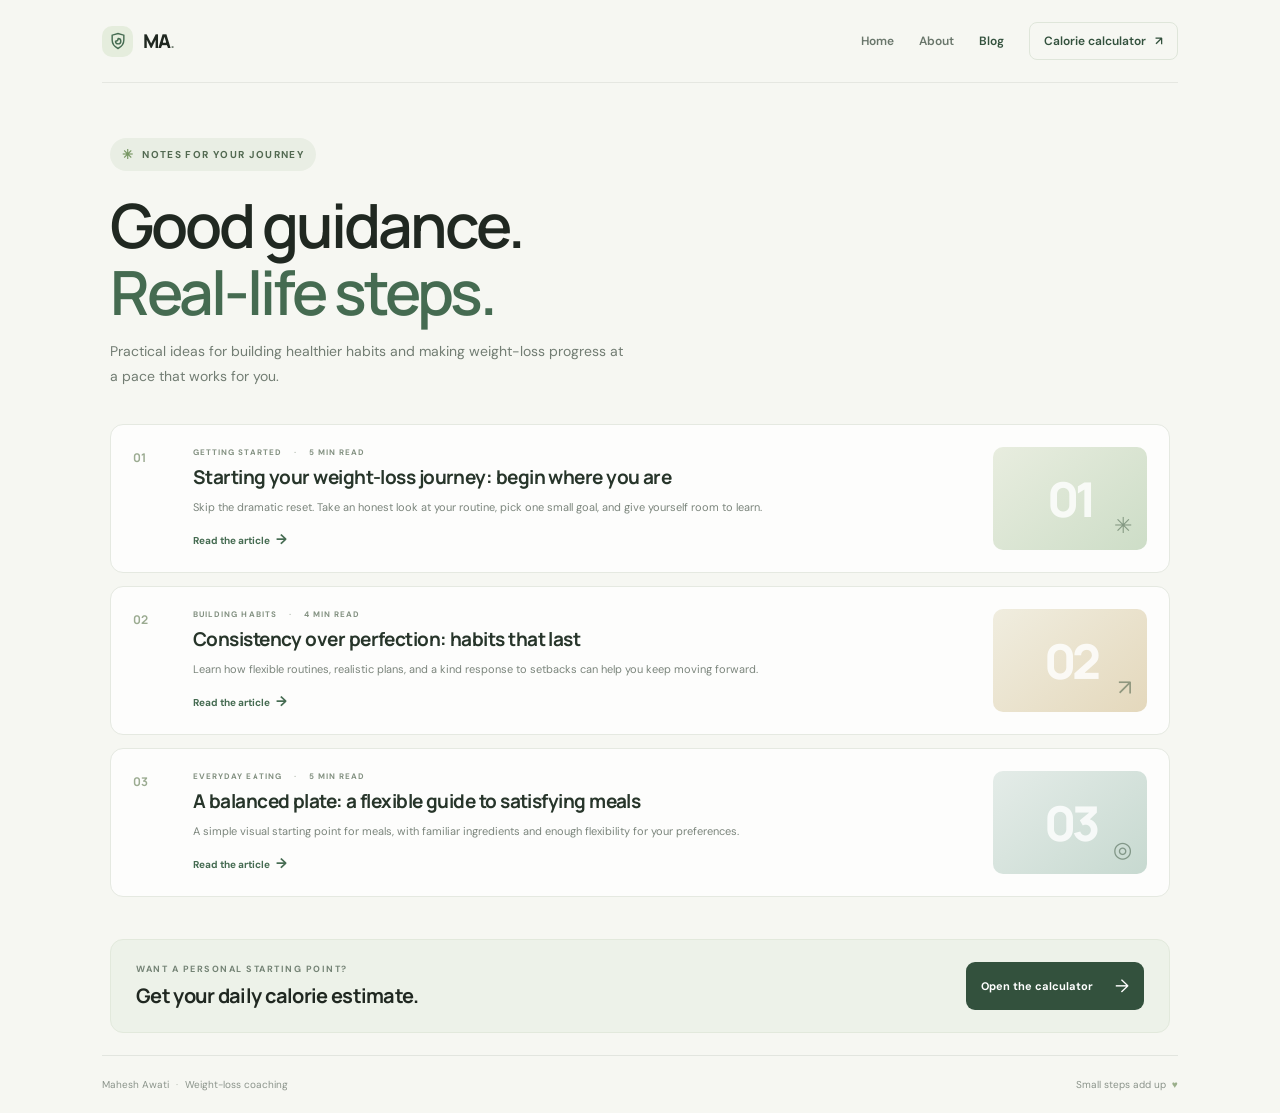
<file: blog.html>
<!doctype html>
<html lang="en">
<head>
  <meta charset="utf-8">
  <meta name="viewport" content="width=device-width, initial-scale=1">
  <meta name="theme-color" content="#f6f7f2">
  <meta name="description" content="Practical, compassionate weight-loss coaching articles from Mahesh Awati.">
  <title>Blog | Mahesh Awati Weight-loss Coaching</title>
  <link rel="preconnect" href="https://fonts.googleapis.com">
  <link rel="preconnect" href="https://fonts.gstatic.com" crossorigin>
  <link href="https://fonts.googleapis.com/css2?family=DM+Sans:wght@400;500;600;700&family=Manrope:wght@400;500;600;700;800&display=swap" rel="stylesheet">
  <link rel="stylesheet" href="styles.css">
</head>
<body>
  <main class="page-shell blog-shell">
    <header class="topbar">
      <a class="brand" href="index.html" aria-label="Mahesh Awati coaching home"><span class="brand-mark" aria-hidden="true"><svg viewBox="0 0 24 24" fill="none"><path d="M12 21c4.5-2.2 7-5.7 7-10.1V5l-7-2-7 2v5.9C5 15.3 7.5 18.8 12 21Z" stroke="currentColor" stroke-width="1.7"/><path d="M9 12.2c1.8 0 3.2-1.4 3.2-3.2 1.8 0 3.2 1.4 3.2 3.2s-1.4 3.2-3.2 3.2S9 14 9 12.2Z" stroke="currentColor" stroke-width="1.7" stroke-linecap="round" stroke-linejoin="round"/></svg></span><span>MA<span class="brand-light">.</span></span></a>
      <nav class="site-nav" aria-label="Main navigation"><a href="index.html">Home</a><a href="about.html">About</a><a href="blog.html" aria-current="page">Blog</a><a class="nav-cta" href="calculator.html">Calorie calculator <span aria-hidden="true">↗</span></a></nav>
    </header>

    <section class="blog-intro">
      <span class="eyebrow"><span class="sparkle" aria-hidden="true">✳</span> NOTES FOR YOUR JOURNEY</span>
      <h1>Good guidance.<br><span>Real-life steps.</span></h1>
      <p>Practical ideas for building healthier habits and making weight-loss progress at a pace that works for you.</p>
    </section>

    <section class="blog-list" aria-label="Blog posts">
      <article class="post-card">
        <div class="post-number">01</div>
        <div class="post-content"><div class="post-meta"><span>GETTING STARTED</span><span>5 MIN READ</span></div><h2><a href="blog-start-where-you-are.html">Starting your weight-loss journey: begin where you are</a></h2><p>Skip the dramatic reset. Take an honest look at your routine, pick one small goal, and give yourself room to learn.</p><a class="post-link" href="blog-start-where-you-are.html">Read the article <span aria-hidden="true">→</span></a></div>
        <div class="post-art post-art-one" aria-hidden="true"><span>01</span><i>✳</i></div>
      </article>
      <article class="post-card">
        <div class="post-number">02</div>
        <div class="post-content"><div class="post-meta"><span>BUILDING HABITS</span><span>4 MIN READ</span></div><h2><a href="blog-consistency-over-perfection.html">Consistency over perfection: habits that last</a></h2><p>Learn how flexible routines, realistic plans, and a kind response to setbacks can help you keep moving forward.</p><a class="post-link" href="blog-consistency-over-perfection.html">Read the article <span aria-hidden="true">→</span></a></div>
        <div class="post-art post-art-two" aria-hidden="true"><span>02</span><i>↗</i></div>
      </article>
      <article class="post-card">
        <div class="post-number">03</div>
        <div class="post-content"><div class="post-meta"><span>EVERYDAY EATING</span><span>5 MIN READ</span></div><h2><a href="blog-balanced-plate.html">A balanced plate: a flexible guide to satisfying meals</a></h2><p>A simple visual starting point for meals, with familiar ingredients and enough flexibility for your preferences.</p><a class="post-link" href="blog-balanced-plate.html">Read the article <span aria-hidden="true">→</span></a></div>
        <div class="post-art post-art-three" aria-hidden="true"><span>03</span><i>◎</i></div>
      </article>
    </section>

    <section class="blog-cta"><div><span class="step-label">WANT A PERSONAL STARTING POINT?</span><h2>Get your daily calorie estimate.</h2></div><a class="closing-button" href="calculator.html">Open the calculator <span aria-hidden="true">→</span></a></section>
    <footer class="page-footer"><span>Mahesh Awati <span class="footer-dot">·</span> Weight-loss coaching</span><span>Small steps add up <span class="heart" aria-hidden="true">♥</span></span></footer>
  </main>
</body>
</html>
</file>
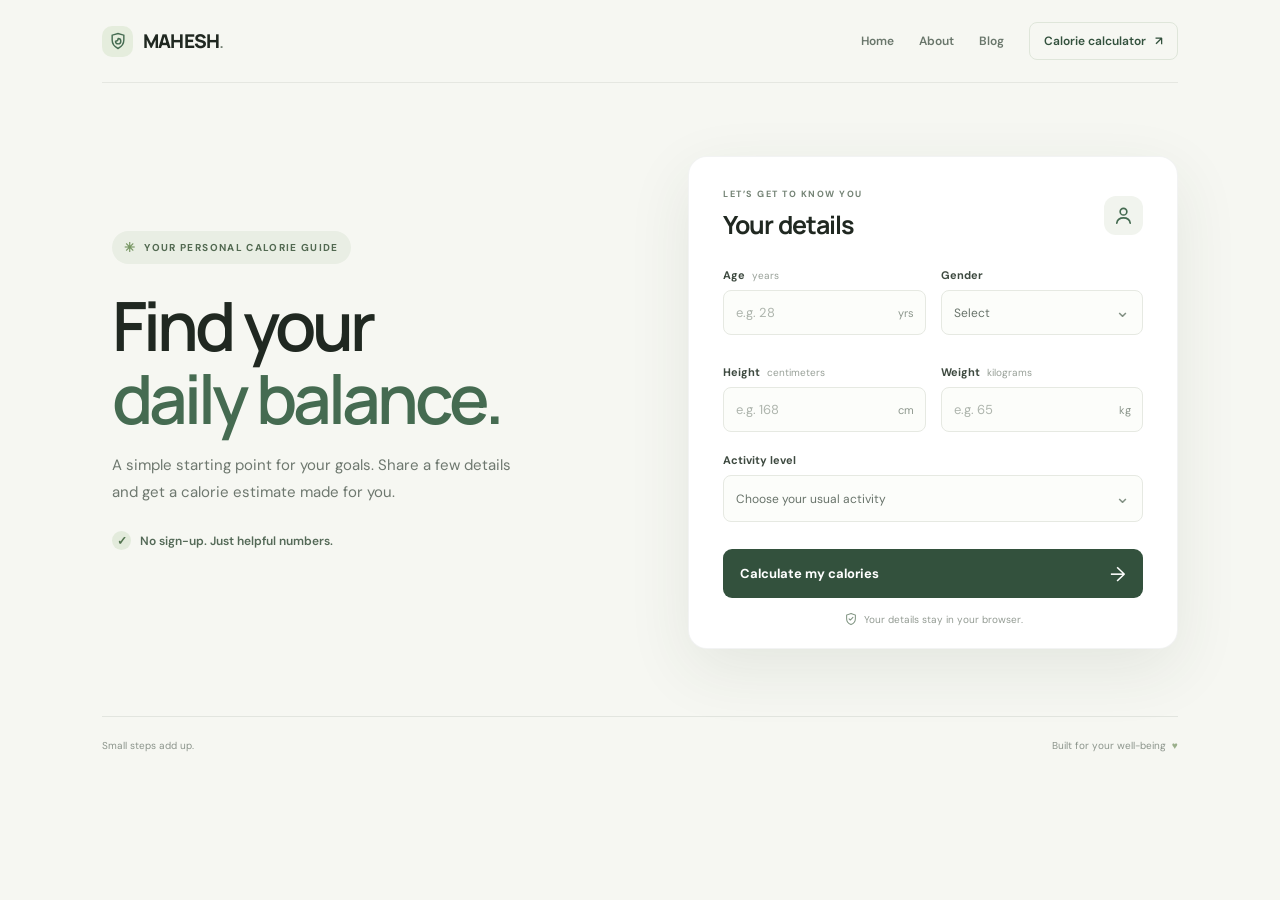
<file: calculator.html>
<!doctype html>
<html lang="en">
<head>
  <meta charset="utf-8">
  <meta name="viewport" content="width=device-width, initial-scale=1">
  <meta name="theme-color" content="#f6f7f2">
  <meta name="description" content="Estimate your daily calories for maintaining, losing, or gaining weight.">
  <title>Calorie Calculator | Mahesh Awati Coaching</title>
  <link rel="preconnect" href="https://fonts.googleapis.com">
  <link rel="preconnect" href="https://fonts.gstatic.com" crossorigin>
  <link href="https://fonts.googleapis.com/css2?family=DM+Sans:wght@400;500;600;700&family=Manrope:wght@400;500;600;700;800&display=swap" rel="stylesheet">
  <link rel="stylesheet" href="styles.css">
  <script src="script.js" defer></script>
</head>
<body>
  <main class="page-shell">
    <header class="topbar">
      <a class="brand" href="index.html" aria-label="Mahesh Awati coaching home">
        <span class="brand-mark" aria-hidden="true"><svg viewBox="0 0 24 24" fill="none"><path d="M12 21c4.5-2.2 7-5.7 7-10.1V5l-7-2-7 2v5.9C5 15.3 7.5 18.8 12 21Z" stroke="currentColor" stroke-width="1.7"/><path d="M9 12.2c1.8 0 3.2-1.4 3.2-3.2 1.8 0 3.2 1.4 3.2 3.2s-1.4 3.2-3.2 3.2S9 14 9 12.2Z" stroke="currentColor" stroke-width="1.7" stroke-linecap="round" stroke-linejoin="round"/></svg></span>
        <span>MAHESH<span class="brand-light">.</span></span>
      </a>
      <nav class="site-nav" aria-label="Main navigation"><a href="index.html">Home</a><a href="about.html">About</a><a href="blog.html">Blog</a><a class="nav-cta" href="calculator.html" aria-current="page">Calorie calculator <span aria-hidden="true">↗</span></a></nav>
    </header>

    <section class="hero" id="top">
      <div class="hero-copy">
        <span class="eyebrow"><span class="sparkle" aria-hidden="true">✳</span> YOUR PERSONAL CALORIE GUIDE</span>
        <h1>Find your<br><span>daily balance.</span></h1>
        <p>A simple starting point for your goals. Share a few details and get a calorie estimate made for you.</p>
        <div class="trust-note"><span class="trust-icon" aria-hidden="true">✓</span> No sign-up. Just helpful numbers.</div>
      </div>

      <section class="calculator-card" aria-labelledby="form-title">
        <div class="card-heading">
          <div><span class="step-label">LET’S GET TO KNOW YOU</span><h2 id="form-title">Your details</h2></div>
          <span class="profile-icon" aria-hidden="true"><svg viewBox="0 0 24 24" fill="none"><circle cx="12" cy="8" r="3.5" stroke="currentColor" stroke-width="1.7"/><path d="M5 20c.5-3.3 3.3-5.5 7-5.5s6.5 2.2 7 5.5" stroke="currentColor" stroke-width="1.7" stroke-linecap="round"/></svg></span>
        </div>

        <form id="calorie-form" novalidate>
          <div class="field-grid">
            <div class="field">
              <label for="age">Age <span class="unit">years</span></label>
              <div class="input-wrap"><input id="age" name="age" type="number" inputmode="numeric" min="18" max="100" placeholder="e.g. 28" required><span class="input-suffix">yrs</span></div>
              <small class="field-error" id="age-error"></small>
            </div>
            <div class="field">
              <label for="gender">Gender</label>
              <div class="select-wrap"><select id="gender" name="gender" required><option value="" disabled selected>Select</option><option value="female">Female</option><option value="male">Male</option></select><span class="select-chevron" aria-hidden="true">⌄</span></div>
              <small class="field-error" id="gender-error"></small>
            </div>
            <div class="field">
              <label for="height">Height <span class="unit">centimeters</span></label>
              <div class="input-wrap"><input id="height" name="height" type="number" inputmode="decimal" min="120" max="230" step="0.1" placeholder="e.g. 168" required><span class="input-suffix">cm</span></div>
              <small class="field-error" id="height-error"></small>
            </div>
            <div class="field">
              <label for="weight">Weight <span class="unit">kilograms</span></label>
              <div class="input-wrap"><input id="weight" name="weight" type="number" inputmode="decimal" min="30" max="300" step="0.1" placeholder="e.g. 65" required><span class="input-suffix">kg</span></div>
              <small class="field-error" id="weight-error"></small>
            </div>
          </div>

          <div class="field activity-field">
            <label for="activity">Activity level</label>
            <div class="select-wrap"><select id="activity" name="activity" required>
              <option value="" disabled selected>Choose your usual activity</option>
              <option value="1.2">Mostly sitting — little or no exercise</option>
              <option value="1.375">Lightly active — exercise 1–3 days a week</option>
              <option value="1.55">Moderately active — exercise 3–5 days a week</option>
              <option value="1.725">Very active — exercise 6–7 days a week</option>
              <option value="1.9">Extra active — hard training or physical job</option>
            </select><span class="select-chevron" aria-hidden="true">⌄</span></div>
            <small class="field-error" id="activity-error"></small>
          </div>

          <button class="calculate-button" type="submit"><span>Calculate my calories</span><span class="button-arrow" aria-hidden="true">→</span></button>
          <p class="form-footnote"><svg viewBox="0 0 16 16" fill="none" aria-hidden="true"><path d="M8 1.7 13 3.5v4.2c0 3.2-1.9 5.4-5 6.7-3.1-1.3-5-3.5-5-6.7V3.5l5-1.8Z" stroke="currentColor" stroke-width="1.2"/><path d="m5.8 7.8 1.4 1.4 3-3" stroke="currentColor" stroke-width="1.2" stroke-linecap="round" stroke-linejoin="round"/></svg> Your details stay in your browser.</p>
        </form>
      </section>
    </section>

    <section class="results" id="results" aria-live="polite" aria-labelledby="results-title" hidden>
      <div class="results-heading"><div><span class="step-label">YOUR PERSONAL DAILY ESTIMATE</span><h2 id="results-title">A plan for your goals.</h2><p>Daily calories to help guide your next step.</p></div><button class="text-button" type="button" id="edit-details">Edit my details <span aria-hidden="true">↗</span></button></div>
      <div class="result-grid">
        <article class="result-card maintenance-card"><div class="result-icon" aria-hidden="true">◎</div><span class="result-label">MAINTAIN WEIGHT</span><div class="calorie-number"><strong id="maintenance-value">—</strong><span>cal / day</span></div><p>Stay around your current weight</p><span class="result-tag neutral-tag">Your balance point</span></article>
        <article class="result-card loss-card"><div class="result-icon" aria-hidden="true">↘</div><span class="result-label">LOSE WEIGHT</span><div class="calorie-number"><strong id="loss-value">—</strong><span>cal / day</span></div><p>A gradual, steady calorie deficit</p><span class="result-tag green-tag">About 0.45 kg / week*</span></article>
        <article class="result-card gain-card"><div class="result-icon" aria-hidden="true">↗</div><span class="result-label">GAIN WEIGHT</span><div class="calorie-number"><strong id="gain-value">—</strong><span>cal / day</span></div><p>A modest daily calorie surplus</p><span class="result-tag peach-tag">Slow and steady</span></article>
      </div>
      <p class="results-note"><span aria-hidden="true">✳</span> Estimates are a starting point, not a prescription. Your actual needs can vary. For personalized nutrition advice, speak with a qualified health professional.</p>
    </section>

    <footer class="page-footer"><span>Small steps add up.</span><span>Built for your well-being <span class="heart" aria-hidden="true">♥</span></span></footer>
  </main>
</body>
</html>
</file>
<file: styles.css>
:root{--ink:#202821;--muted:#778079;--green:#456b51;--deep:#33513d;--lime:#dcebc8;--paper:#f6f7f2;--line:#e8ebe3;--white:#fff;--peach:#f8e8dd;--shadow:0 20px 65px rgba(43,61,46,.09)}
*{box-sizing:border-box}
html{scroll-behavior:smooth}
body{margin:0;background:var(--paper);color:var(--ink);font-family:"DM Sans",sans-serif;-webkit-font-smoothing:antialiased}
button,input,select{font:inherit}
.page-shell{max-width:1160px;margin:0 auto;padding:0 42px}
.topbar{height:83px;display:flex;align-items:center;justify-content:space-between;border-bottom:1px solid rgba(54,73,57,.09)}
.brand{display:inline-flex;align-items:center;gap:10px;color:var(--ink);text-decoration:none;font-family:Manrope,sans-serif;font-size:19px;font-weight:800;letter-spacing:-.8px}
.brand-light{font-weight:500;color:#728072}
.brand-mark{width:31px;height:31px;background:#e5eddd;color:var(--green);border-radius:10px;display:grid;place-items:center}
.brand-mark svg{width:20px;height:20px}
.topbar-note{display:flex;align-items:center;gap:9px;color:#707a71;font-size:12px;font-weight:500}
.online-dot{width:7px;height:7px;border-radius:50%;background:#88ac76;box-shadow:0 0 0 4px #e8efe2}
.hero{display:grid;grid-template-columns:1fr 490px;gap:70px;align-items:center;padding:73px 0 67px}
.hero-copy{padding:0 0 24px 10px}
.eyebrow,.step-label{font-size:10px;letter-spacing:1.35px;font-weight:700;color:#748375}
.eyebrow{display:inline-flex;align-items:center;gap:8px;padding:8px 12px;border-radius:20px;background:#e9eee4;color:#526951}
.sparkle{font-size:13px;color:#789764}
h1,h2,p{margin-top:0}
h1{margin:25px 0 18px;font-family:Manrope,sans-serif;font-weight:600;font-size:clamp(48px,6vw,68px);line-height:1.07;letter-spacing:-3.9px}
h1 span{color:var(--green)}
.hero-copy>p{max-width:420px;margin-bottom:25px;color:#6e786f;font-size:15px;line-height:1.8}
.trust-note{display:flex;align-items:center;gap:9px;color:#546957;font-size:12px;font-weight:600}
.trust-icon{display:grid;place-items:center;width:19px;height:19px;border-radius:50%;background:#e3ebdc;color:#52734f;font-size:12px}
.calculator-card{background:var(--white);border:1px solid rgba(33,51,36,.055);border-radius:19px;padding:31px 34px 22px;box-shadow:var(--shadow)}
.card-heading{display:flex;justify-content:space-between;align-items:center;margin-bottom:26px}
.step-label{display:block;font-size:9px;letter-spacing:1.5px}
.card-heading h2,.results-heading h2{margin:7px 0 0;font-family:Manrope,sans-serif;font-size:25px;letter-spacing:-.9px;font-weight:700}
.profile-icon{width:39px;height:39px;display:grid;place-items:center;border-radius:12px;background:#f1f4ee;color:var(--green)}
.profile-icon svg{width:23px;height:23px}
.field-grid{display:grid;grid-template-columns:1fr 1fr;gap:17px 15px}
.field{min-width:0}
.field label{display:block;margin-bottom:8px;font-size:11px;font-weight:700;color:#3e4a40}
.unit{margin-left:4px;color:#98a098;font-size:10px;font-weight:400}
.input-wrap,.select-wrap{position:relative}
.input-wrap input,.select-wrap select{width:100%;height:45px;appearance:none;border:1px solid #e6e9e2;border-radius:8px;background:#fcfdfa;color:var(--ink);outline:0;transition:border-color .2s,box-shadow .2s}
.input-wrap input{padding:0 43px 0 12px;font-size:13px;font-weight:600}
.input-wrap input::placeholder{color:#aeb5ad;font-weight:400}
.input-suffix{position:absolute;right:12px;top:50%;transform:translateY(-50%);color:#8c968c;font-size:11px;pointer-events:none}
.select-wrap select{padding:0 37px 0 12px;color:#68736a;font-size:12px;cursor:pointer}
.select-wrap select:valid{color:#354237}
.select-chevron{position:absolute;right:13px;top:50%;transform:translateY(-58%);color:#829083;font-size:18px;pointer-events:none}
.input-wrap input:focus,.select-wrap select:focus{border-color:#87a18a;box-shadow:0 0 0 3px rgba(114,149,118,.13)}
.field-error{display:block;min-height:13px;padding-top:4px;color:#b34c3b;font-size:10px}
.activity-field{margin-top:8px}
.activity-field .select-wrap select{height:47px}
.calculate-button{width:100%;height:49px;margin-top:14px;padding:0 17px;border:0;border-radius:9px;background:var(--deep);color:white;display:flex;align-items:center;justify-content:space-between;font-size:13px;font-weight:700;cursor:pointer;transition:background .2s,transform .2s,box-shadow .2s}
.calculate-button:hover{background:#284633;box-shadow:0 7px 16px rgba(51,81,61,.16);transform:translateY(-1px)}
.calculate-button:focus-visible,.text-button:focus-visible{outline:3px solid #a4c19d;outline-offset:3px}
.button-arrow{font-size:20px;font-weight:400;line-height:1}
.form-footnote{display:flex;align-items:center;justify-content:center;gap:6px;margin:14px 0 0;color:#939b93;font-size:10px}
.form-footnote svg{width:14px;height:14px;color:#819583}
.results{padding:2px 0 55px;scroll-margin-top:24px}
.results-heading{display:flex;justify-content:space-between;align-items:flex-end;margin-bottom:22px}
.results-heading h2{font-size:29px;margin-top:8px}
.results-heading p{margin:6px 0 0;color:#7b857b;font-size:13px}
.text-button{border:0;background:none;color:var(--green);font-size:12px;font-weight:700;cursor:pointer;padding:8px 0}
.text-button span{font-size:15px;margin-left:4px}
.result-grid{display:grid;grid-template-columns:repeat(3,1fr);gap:15px}
.result-card{min-height:204px;border:1px solid var(--line);border-radius:14px;padding:19px 20px 17px;background:#fff}
.maintenance-card{background:#fff}
.loss-card{background:#f2f6ed;border-color:#e5edde}
.gain-card{background:#fcf5ef;border-color:#f1e7dc}
.result-icon{display:grid;place-items:center;width:30px;height:30px;margin-bottom:13px;border-radius:9px;background:#eef2eb;color:#5b785e;font-size:18px;font-weight:600}
.loss-card .result-icon{background:#e4edda;color:#5d7a50}
.gain-card .result-icon{background:#f7e9dc;color:#ad754c}
.result-label{color:#718074;font-size:9px;font-weight:700;letter-spacing:1.1px}
.calorie-number{display:flex;align-items:baseline;gap:7px;margin:7px 0 2px;white-space:nowrap}
.calorie-number strong{font-family:Manrope,sans-serif;font-size:32px;letter-spacing:-1.4px;font-weight:700;color:#26372a}
.calorie-number span{color:#899189;font-size:10px}
.result-card>p{margin:0 0 13px;color:#808980;font-size:11px}
.result-tag{display:inline-flex;padding:6px 8px;border-radius:20px;font-size:9px;font-weight:600}
.neutral-tag{background:#f0f2ee;color:#737d73}
.green-tag{background:#e4eddb;color:#5c7651}
.peach-tag{background:#f5e9dd;color:#9c704f}
.results-note{max-width:790px;margin:16px 0 0;color:#8a938a;font-size:10px;line-height:1.7}
.results-note span{margin-right:5px;color:#819582}
.page-footer{min-height:58px;border-top:1px solid rgba(54,73,57,.1);display:flex;justify-content:space-between;align-items:center;color:#8b948b;font-size:10px}
.heart{color:#9aaf8b;margin-left:3px}
[hidden]{display:none!important}
@media(max-width:900px){.hero{grid-template-columns:1fr 440px;gap:28px}.page-shell{padding:0 28px}.calculator-card{padding:28px 26px 21px}h1{font-size:55px}}
@media(max-width:720px){.page-shell{padding:0 21px}.topbar{height:70px}.topbar-note{font-size:0}.topbar-note .online-dot{font-size:initial}.hero{grid-template-columns:1fr;gap:26px;padding:49px 0 45px}.hero-copy{padding:0}.hero-copy>p{max-width:460px}h1{font-size:55px;margin:20px 0 15px}.calculator-card{max-width:540px;width:100%;justify-self:center}.results{padding-bottom:38px}.result-grid{grid-template-columns:1fr;gap:10px}.result-card{min-height:auto;display:grid;grid-template-columns:36px 1fr auto;align-items:center;column-gap:10px;padding:15px 16px}.result-icon{grid-column:1;grid-row:1/4;margin:0}.result-label{grid-column:2;grid-row:1;align-self:end}.calorie-number{grid-column:2;grid-row:2;margin:1px 0;gap:6px}.calorie-number strong{font-size:27px}.result-card>p{grid-column:2;grid-row:3;margin:0}.result-tag{grid-column:3;grid-row:1/4;justify-self:end;align-self:center}.results-heading h2{font-size:25px}.results-note{font-size:10px}.page-footer{gap:10px;font-size:9px}}
@media(max-width:390px){.page-shell{padding:0 15px}.calculator-card{padding:25px 19px 19px}.field-grid{gap:12px 10px}.field label{font-size:10px}.input-wrap input,.select-wrap select{font-size:11px;padding-left:9px}.result-card{grid-template-columns:31px 1fr auto;column-gap:8px;padding:13px 11px}.calorie-number strong{font-size:24px}.calorie-number span{font-size:9px}.result-tag{font-size:8px}.result-card>p{font-size:10px}}
/* Shared site navigation */
.site-nav{display:flex;align-items:center;gap:25px}
.site-nav a{color:#69766b;text-decoration:none;font-size:12px;font-weight:600;transition:color .2s}
.site-nav a:hover,.site-nav a[aria-current="page"]{color:var(--deep)}
.site-nav .nav-cta{display:flex;align-items:center;gap:9px;padding:10px 14px;border:1px solid #dfe6da;border-radius:8px;color:var(--deep)}
.site-nav .nav-cta:hover{background:#edf2e9}
/* Coaching homepage */
.home-hero{min-height:510px;display:grid;grid-template-columns:1fr 440px;gap:55px;align-items:center;padding:56px 8px 66px}
.home-copy{max-width:590px}
.home-copy h1{font-size:clamp(49px,6vw,67px);margin:25px 0 17px}
.home-lede{max-width:495px;margin-bottom:24px;color:#6e786f;font-size:15px;line-height:1.8}
.hero-actions{display:flex;align-items:center;gap:20px;flex-wrap:wrap}
.primary-link,.closing-button{display:inline-flex;align-items:center;justify-content:space-between;gap:22px;padding:14px 17px;border-radius:9px;background:var(--deep);color:white;text-decoration:none;font-size:12px;font-weight:700;transition:background .2s,transform .2s}
.primary-link:hover,.closing-button:hover{background:#284633;transform:translateY(-1px)}
.primary-link span,.closing-button span{font-size:18px;font-weight:400}
.secondary-link,.text-link{color:var(--green);text-decoration:none;font-size:12px;font-weight:700}
.secondary-link:hover,.text-link:hover{text-decoration:underline;text-underline-offset:4px}
.home-proof{display:flex;align-items:center;gap:9px;margin-top:26px;color:#778177;font-size:11px}
.proof-mark{display:grid;place-items:center;width:18px;height:18px;border-radius:50%;background:#e3ebdc;color:#52734f;font-size:11px}
.coach-art{height:376px;position:relative;overflow:hidden;border-radius:48% 48% 18px 18px;background:linear-gradient(145deg,#e8eddf,#dce7d6 64%,#d1dfca)}
.art-sun{position:absolute;width:175px;height:175px;left:50%;top:49px;transform:translateX(-50%);border-radius:50%;background:#f3ddaa;opacity:.9}
.art-orbit{position:absolute;border:1px solid rgba(73,108,76,.17);border-radius:50%;left:50%;top:36px;transform:translateX(-50%)}
.orbit-one{width:270px;height:270px}.orbit-two{width:335px;height:335px;top:5px}
.art-person{position:absolute;bottom:48px;left:50%;width:150px;height:250px;transform:translateX(-45%)}
.person-head{position:absolute;z-index:2;width:57px;height:68px;left:46px;top:8px;border-radius:45% 48% 46% 42%;background:#bb805c;transform:rotate(-5deg)}
.person-head:before{content:"";position:absolute;width:61px;height:32px;top:-5px;left:-3px;border-radius:50% 50% 25% 25%;background:#304536;transform:rotate(-4deg)}
.person-body{position:absolute;top:72px;left:25px;width:101px;height:130px;border-radius:37px 35px 12px 12px;background:#57755c;transform:rotate(-3deg)}
.person-body:after{content:"";position:absolute;left:44px;top:0;width:7px;height:115px;background:rgba(255,255,255,.1);border-radius:5px}
.person-arm{position:absolute;z-index:2;top:83px;left:1px;width:34px;height:108px;border-radius:20px;background:#bb805c;transform:rotate(23deg);transform-origin:top center}
.person-leg{position:absolute;top:184px;width:35px;height:84px;border-radius:7px 7px 18px 18px;background:#34483a;transform-origin:top center}
.left-leg{left:42px;transform:rotate(5deg)}.right-leg{left:79px;transform:rotate(-5deg)}
.art-card{position:absolute;z-index:3;display:flex;align-items:center;gap:9px;border:1px solid rgba(255,255,255,.7);background:rgba(255,255,255,.8);box-shadow:0 12px 28px rgba(47,69,48,.1);backdrop-filter:blur(8px)}
.art-note{left:18px;top:111px;padding:11px 14px;border-radius:11px;color:#526451;font-size:10px;line-height:1.45;font-weight:600}
.mini-spark{color:#81a16f;font-size:17px}
.art-caption{position:absolute;z-index:3;right:19px;bottom:18px;display:flex;align-items:center;gap:7px;padding:9px 11px;border-radius:18px;background:rgba(255,255,255,.72);color:#69806a;font-size:8px;letter-spacing:1px;font-weight:700}
.caption-dot{width:6px;height:6px;border-radius:50%;background:#88a779}
.art-leaf{position:absolute;z-index:1;width:48px;height:22px;border-radius:100% 0 100% 0;background:rgba(113,148,103,.54);transform:rotate(-34deg)}
.leaf-one{right:27px;top:139px}.leaf-two{right:58px;top:169px;transform:rotate(24deg) scale(.8)}.leaf-three{left:29px;bottom:70px;transform:rotate(28deg) scale(.9)}
.approach-section{padding:48px 0 67px;border-top:1px solid rgba(54,73,57,.1)}
.section-intro{max-width:575px;margin-bottom:26px}
.section-intro h2,.coach-copy h2,.closing-cta h2{margin:9px 0 10px;font-family:Manrope,sans-serif;font-size:30px;line-height:1.2;letter-spacing:-1.15px}
.section-intro>p,.coach-copy>p,.closing-cta p{margin:0;color:#798379;font-size:13px;line-height:1.8}
.approach-grid{display:grid;grid-template-columns:repeat(3,1fr);gap:14px}
.approach-card{min-height:190px;padding:20px 19px;border:1px solid #e5e9e1;border-radius:12px;background:rgba(255,255,255,.62)}
.approach-icon{display:grid;place-items:center;width:32px;height:32px;margin-bottom:14px;border-radius:10px;font-size:16px;font-weight:600}
.icon-one{background:#e8eee3;color:#587752}.icon-two{background:#f1eadb;color:#a4874f}.icon-three{background:#e7ece8;color:#657b70}
.card-kicker{display:block;margin-bottom:6px;color:#8b958a;font-size:8px;letter-spacing:1.15px;font-weight:700}
.approach-card h3{margin:0 0 7px;font-family:Manrope,sans-serif;font-size:15px;letter-spacing:-.3px}
.approach-card p{margin:0;color:#7b857c;font-size:11px;line-height:1.7}
.coach-section{display:grid;grid-template-columns:230px 1fr;gap:43px;align-items:center;padding:45px 0 55px;border-top:1px solid rgba(54,73,57,.1)}
.coach-monogram{position:relative;height:176px;display:grid;place-items:center;overflow:hidden;border-radius:13px;background:linear-gradient(145deg,#e4ebde,#d3e1ce)}
.coach-monogram:before,.coach-monogram:after{content:"";position:absolute;width:160px;height:160px;border:1px solid rgba(78,112,79,.17);border-radius:50%}
.coach-monogram:after{width:120px;height:120px}
.coach-monogram>span{z-index:1;color:#547259;font-family:Manrope,sans-serif;font-size:49px;font-weight:700;letter-spacing:-4px}
.coach-monogram i{position:absolute;z-index:2;right:40px;top:41px;display:grid;place-items:center;width:28px;height:28px;border:3px solid #e0e9db;border-radius:50%;background:#809b70;color:white;font-size:13px;font-style:normal}
.coach-copy{max-width:600px}.coach-copy h2{font-size:27px}.coach-copy>p{margin:0 0 13px}.text-link span{margin-left:4px;font-size:16px}
.closing-cta{display:flex;justify-content:space-between;align-items:center;gap:25px;margin:0 0 22px;padding:24px 27px;border:1px solid #e2e9dc;border-radius:13px;background:#edf2e9}
.closing-cta h2{font-size:21px;margin:7px 0 5px}.closing-cta p{font-size:11px}
.closing-button{flex:none;padding:12px 15px;font-size:11px}
.footer-dot{padding:0 4px;color:#b1b9af}
@media(max-width:900px){.home-hero{grid-template-columns:1fr 365px;gap:28px;padding-left:0;padding-right:0}.coach-art{height:340px}.home-copy h1{font-size:54px}.coach-section{grid-template-columns:190px 1fr;gap:30px}}
@media(max-width:720px){.site-nav{gap:13px}.site-nav a{font-size:11px}.site-nav .nav-cta{gap:5px;padding:9px 10px}.home-hero{grid-template-columns:1fr;gap:34px;padding:47px 0 48px}.home-copy h1{font-size:55px}.coach-art{width:min(100%,440px);height:330px;justify-self:center}.approach-section{padding:37px 0 43px}.approach-grid{grid-template-columns:1fr;gap:10px}.approach-card{min-height:auto;display:grid;grid-template-columns:38px 1fr;column-gap:10px;padding:15px}.approach-icon{grid-column:1;grid-row:1/4;margin:0}.card-kicker{grid-column:2;grid-row:1}.approach-card h3{grid-column:2;grid-row:2}.approach-card p{grid-column:2;grid-row:3}.coach-section{grid-template-columns:1fr;gap:22px;padding:37px 0 42px}.coach-monogram{width:100%;height:145px}.coach-monogram>span{font-size:43px}.closing-cta{align-items:flex-start;flex-direction:column;padding:20px}.closing-cta h2{font-size:20px}.page-footer{min-height:56px}}
@media(max-width:390px){.site-nav{gap:8px}.site-nav .nav-cta{font-size:10px;padding:8px}.home-copy h1{font-size:49px}.hero-actions{gap:13px}.primary-link{gap:12px}.secondary-link{font-size:11px}.coach-art{height:300px}.art-person{transform:translateX(-45%) scale(.9);transform-origin:bottom center}}
/* Coach portrait in the homepage hero */
.coach-photo{position:relative;width:min(100%,380px);height:460px;justify-self:center;margin:0;overflow:hidden;border:6px solid rgba(255,255,255,.72);border-radius:190px 190px 18px 18px;background:#dfe5dc;box-shadow:0 20px 55px rgba(43,61,46,.12)}
.coach-photo img{display:block;width:100%;height:100%;object-fit:cover;object-position:center 36%}
.coach-photo figcaption{position:absolute;right:14px;bottom:14px;left:14px;display:flex;align-items:center;justify-content:center;gap:7px;padding:12px 10px;border:1px solid rgba(255,255,255,.7);border-radius:10px;background:rgba(255,255,255,.84);backdrop-filter:blur(8px);color:#526451;font-size:9px;letter-spacing:.8px;font-weight:700}
.photo-caption-divider{color:#9ca69c}
@media(max-width:900px){.coach-photo{height:420px;width:min(100%,350px)}}
@media(max-width:720px){.coach-photo{width:min(100%,400px);height:min(125vw,480px)}}
@media(max-width:390px){.coach-photo{height:min(125vw,440px)}}
/* About page */
.about-hero{display:grid;grid-template-columns:1fr 360px;gap:65px;align-items:center;padding:61px 8px 66px}
.about-hero-copy h1{margin:24px 0 17px;font-size:clamp(43px,5vw,58px);line-height:1.13;letter-spacing:-2.9px}
.about-hero-copy h1 span{color:var(--green)}
.about-hero-copy>p{max-width:490px;margin:0 0 24px;color:#6e786f;font-size:14px;line-height:1.8}
.about-portrait{position:relative;width:min(100%,350px);height:420px;justify-self:center;margin:0;overflow:hidden;border:6px solid rgba(255,255,255,.75);border-radius:175px 175px 16px 16px;background:#dfe5dc;box-shadow:0 18px 48px rgba(43,61,46,.1)}
.about-portrait img{width:100%;height:100%;display:block;object-fit:cover;object-position:center 36%}
.about-portrait figcaption{position:absolute;left:12px;right:12px;bottom:12px;display:flex;justify-content:center;gap:7px;padding:11px 8px;border:1px solid rgba(255,255,255,.7);border-radius:9px;background:rgba(255,255,255,.88);backdrop-filter:blur(7px);color:#526451;font-size:8px;font-weight:700;letter-spacing:.75px}
.about-portrait figcaption span{color:#9ca69c}
.about-story{display:grid;grid-template-columns:.85fr 1.15fr;gap:60px;padding:43px 8px;border-top:1px solid rgba(54,73,57,.1)}
.story-heading h2{margin:10px 0 0;font-family:Manrope,sans-serif;font-size:30px;letter-spacing:-1px}
.story-copy{max-width:610px}
.story-copy p{margin:0 0 12px;color:#737e74;font-size:13px;line-height:1.85}
.story-copy p:last-child{margin-bottom:0}
.about-values{display:grid;grid-template-columns:repeat(3,1fr);gap:14px;padding:8px 0 52px}
.about-values article{padding:19px;border:1px solid #e5e9e1;border-radius:12px;background:rgba(255,255,255,.62)}
.value-number{color:#91a18e;font-size:9px;font-weight:700;letter-spacing:1px}
.about-values h3{margin:11px 0 6px;font-family:Manrope,sans-serif;font-size:16px}
.about-values p{margin:0;color:#7b857c;font-size:11px;line-height:1.7}
.about-cta{display:flex;justify-content:space-between;align-items:center;gap:25px;margin:0 0 22px;padding:24px 27px;border:1px solid #e2e9dc;border-radius:13px;background:#edf2e9}
.about-cta h2{margin:7px 0 5px;font-family:Manrope,sans-serif;font-size:21px;letter-spacing:-.7px}
.about-cta p{margin:0;color:#798379;font-size:11px;line-height:1.7}
@media(max-width:900px){.about-hero{grid-template-columns:1fr 315px;gap:30px}.about-portrait{height:390px;width:min(100%,310px)}.about-hero-copy h1{font-size:47px}.about-story{gap:35px}}
@media(max-width:720px){.about-hero{grid-template-columns:1fr;gap:32px;padding:45px 0 42px}.about-hero-copy h1{font-size:49px}.about-portrait{width:min(100%,370px);height:min(125vw,455px)}.about-story{grid-template-columns:1fr;gap:15px;padding:35px 0}.story-heading h2{font-size:27px}.about-values{grid-template-columns:1fr;gap:10px;padding-bottom:38px}.about-values article{display:grid;grid-template-columns:34px 1fr;column-gap:10px;padding:14px}.value-number{grid-column:1;grid-row:1/3;padding-top:3px}.about-values h3{grid-column:2;grid-row:1;margin:0 0 4px}.about-values p{grid-column:2;grid-row:2}.about-cta{align-items:flex-start;flex-direction:column;padding:20px}}
/* Blog index and article layouts */
.blog-intro{max-width:670px;padding:55px 8px 34px}
.blog-intro h1{margin:20px 0 14px;font-size:clamp(44px,5.5vw,61px);line-height:1.1;letter-spacing:-3px}
.blog-intro h1 span{color:var(--green)}
.blog-intro>p{max-width:520px;margin:0;color:#727d73;font-size:14px;line-height:1.8}
.blog-list{display:grid;gap:13px;padding:0 8px 42px}
.post-card{display:grid;grid-template-columns:42px 1fr 154px;gap:18px;align-items:center;padding:22px;border:1px solid #e5e9e1;border-radius:13px;background:rgba(255,255,255,.78);transition:transform .2s,box-shadow .2s}
.post-card:hover{transform:translateY(-2px);box-shadow:0 12px 28px rgba(43,61,46,.07)}
.post-number{align-self:start;padding-top:2px;color:#9bab91;font-family:Manrope,sans-serif;font-size:12px;font-weight:700}
.post-content{min-width:0}
.post-meta{display:flex;gap:12px;align-items:center;color:#829080;font-size:8px;font-weight:700;letter-spacing:1.05px}
.post-meta span+span:before{content:"·";margin-right:12px;color:#b2bbb0}
.post-content h2{margin:8px 0 7px;font-family:Manrope,sans-serif;font-size:19px;line-height:1.35;letter-spacing:-.55px}
.post-content h2 a{color:#27352a;text-decoration:none}
.post-content h2 a:hover{color:var(--green)}
.post-content>p{max-width:600px;margin:0 0 11px;color:#7b857c;font-size:11px;line-height:1.7}
.post-link{color:var(--green);text-decoration:none;font-size:10px;font-weight:700}
.post-link:hover{text-decoration:underline;text-underline-offset:3px}
.post-link span{margin-left:4px;font-size:14px}
.post-art{height:103px;position:relative;overflow:hidden;display:grid;place-items:center;border-radius:10px}
.post-art>span{font-family:Manrope,sans-serif;font-size:48px;font-weight:800;letter-spacing:-4px;color:rgba(255,255,255,.8)}
.post-art i{position:absolute;right:15px;bottom:10px;font-size:22px;color:rgba(48,75,52,.48);font-style:normal}
.post-art-one{background:linear-gradient(140deg,#e8eddf,#cdddc7)}.post-art-two{background:linear-gradient(140deg,#f0eddf,#e4d8bc)}.post-art-three{background:linear-gradient(140deg,#e4ece8,#c7d9d0)}
.blog-cta{display:flex;justify-content:space-between;align-items:center;gap:25px;margin:0 8px 22px;padding:22px 25px;border:1px solid #e2e9dc;border-radius:13px;background:#edf2e9}
.blog-cta h2{margin:7px 0 0;font-family:Manrope,sans-serif;font-size:20px;letter-spacing:-.7px}
.article-shell{max-width:790px;margin:0 auto;padding:34px 8px 54px}
.breadcrumb{display:inline-block;margin-bottom:25px;color:#6d806d;text-decoration:none;font-size:11px;font-weight:700}
.breadcrumb:hover{text-decoration:underline;text-underline-offset:3px}
.article-header{padding-bottom:24px;border-bottom:1px solid rgba(54,73,57,.12)}
.article-header h1{margin:14px 0;font-family:Manrope,sans-serif;font-size:clamp(37px,5vw,52px);line-height:1.14;letter-spacing:-2.4px}
.article-deck{max-width:680px;margin:0 0 18px;color:#727d73;font-size:15px;line-height:1.75}
.article-byline{display:flex;align-items:center;gap:8px;color:#758074;font-size:10px;font-weight:600}
.byline-mark{display:grid;place-items:center;width:27px;height:27px;border-radius:50%;background:#e3ebdc;color:#587457;font-size:9px;font-weight:800}
.byline-separator{color:#a7b0a5}
.article-body{max-width:690px;margin:0 auto;padding:27px 0 8px;color:#3d4940;font-size:14px;line-height:1.9}
.article-body p{margin:0 0 17px}
.article-body h2{margin:27px 0 10px;font-family:Manrope,sans-serif;font-size:23px;line-height:1.35;letter-spacing:-.6px;color:#26372a}
.article-body ul{margin:0 0 18px;padding-left:21px;color:#465248}
.article-body li{padding:3px 0 3px 3px}
.article-note{margin:25px 0;padding:17px 18px;border-left:3px solid #8eaa80;border-radius:0 9px 9px 0;background:#edf2e9}
.article-note strong{display:block;margin-bottom:5px;color:#426047;font-size:11px}
.article-note p{margin:0;color:#68766a;font-size:11px;line-height:1.75}
.article-sources{padding-top:12px;border-top:1px solid #e7ebe4}
.article-sources h3{margin:0 0 6px;color:#526652;font-size:11px}
.article-sources ul{margin:0;padding-left:17px;font-size:11px;line-height:1.8}
.article-sources a{color:#4d7153}
.next-article{display:flex;justify-content:space-between;align-items:center;gap:18px;margin-top:26px;padding:16px 18px;border:1px solid #e2e9dc;border-radius:11px;background:#f0f4ed;color:#436449;text-decoration:none}
.next-article small{display:block;margin-bottom:5px;color:#839281;font-size:8px;letter-spacing:1px;font-weight:700}
.next-article strong{font-family:Manrope,sans-serif;font-size:13px}
.next-article>span:last-child{font-size:19px}
@media(max-width:720px){.blog-intro{padding:44px 0 28px}.blog-intro h1{font-size:49px}.blog-list{padding:0 0 33px}.post-card{grid-template-columns:28px 1fr;gap:11px;padding:16px}.post-art{grid-column:2;grid-row:1;width:100%;height:82px;margin-top:4px}.post-content h2{font-size:17px}.blog-cta{align-items:flex-start;flex-direction:column;margin:0 0 20px;padding:19px}.article-shell{padding:26px 0 40px}.article-header h1{font-size:39px}.article-deck{font-size:13px}.article-body{font-size:13px;line-height:1.85}.article-body h2{font-size:21px}.next-article strong{font-size:12px}}
</file>
